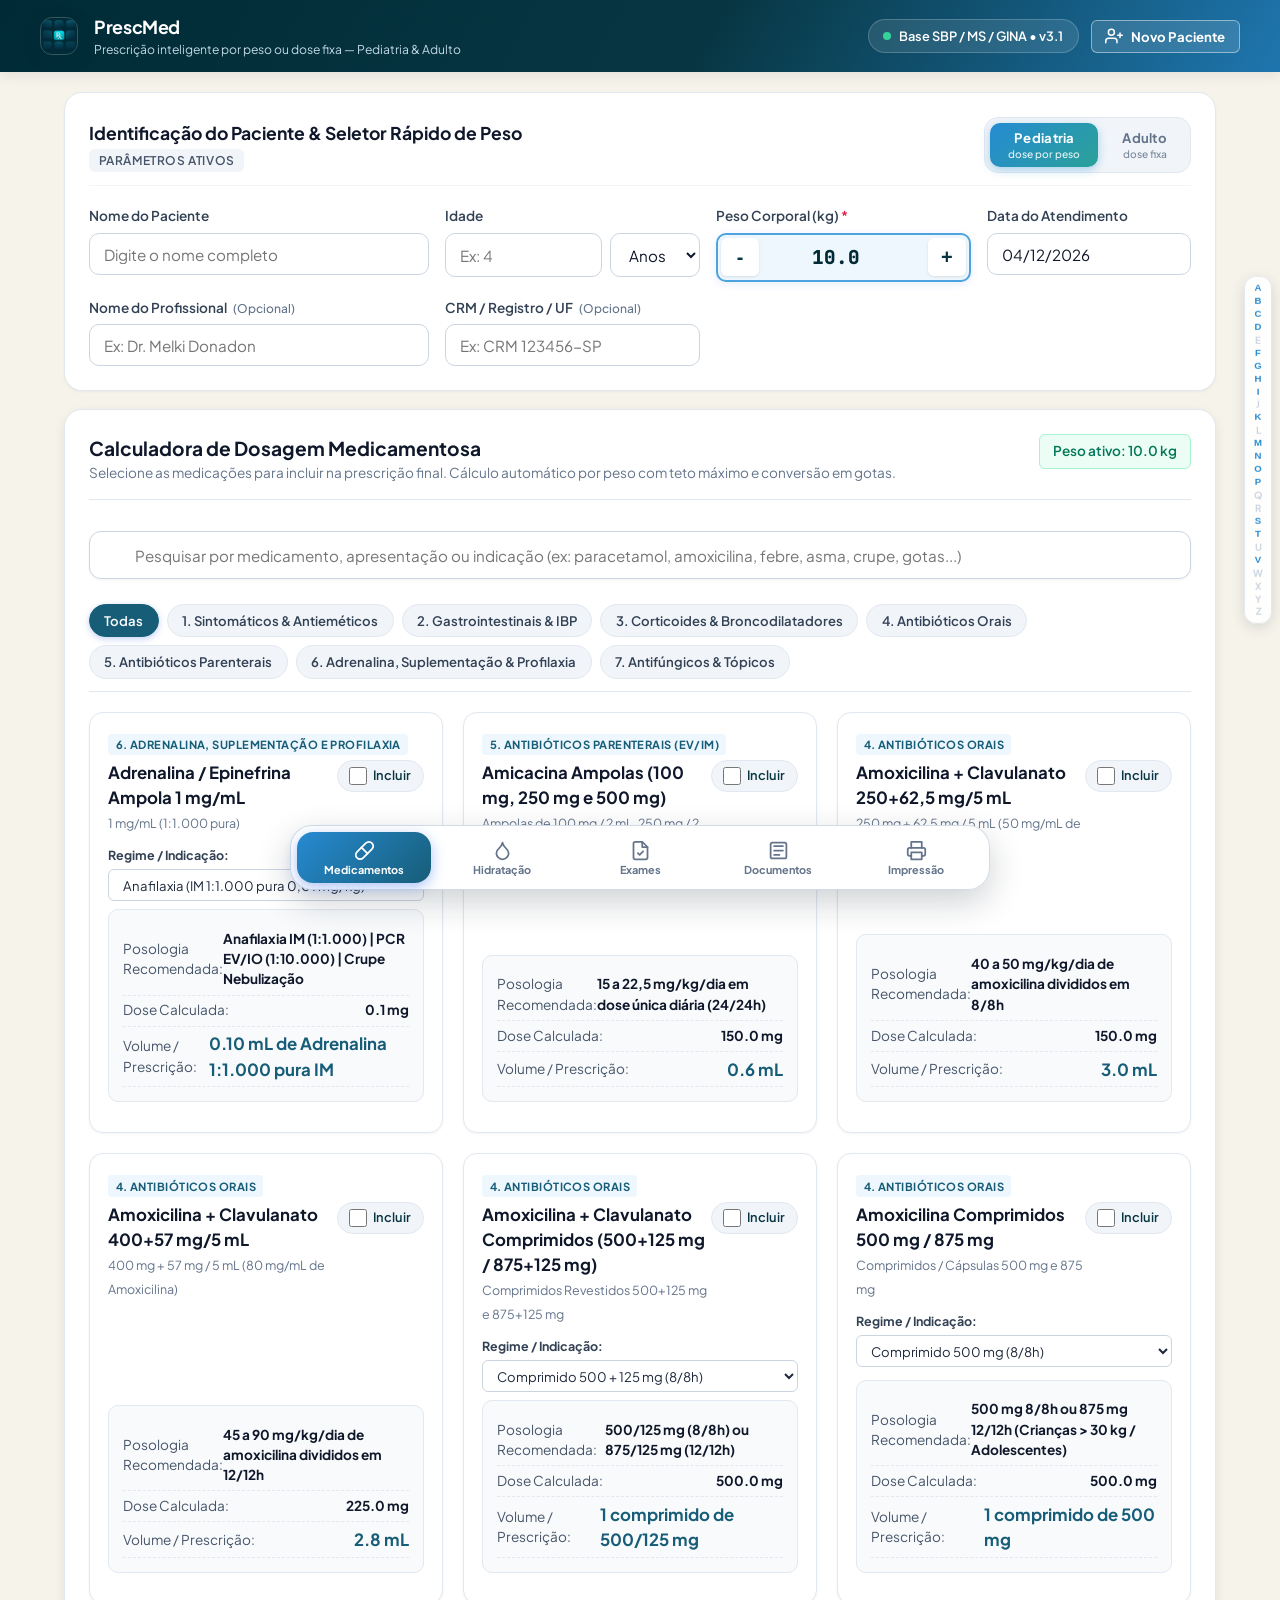
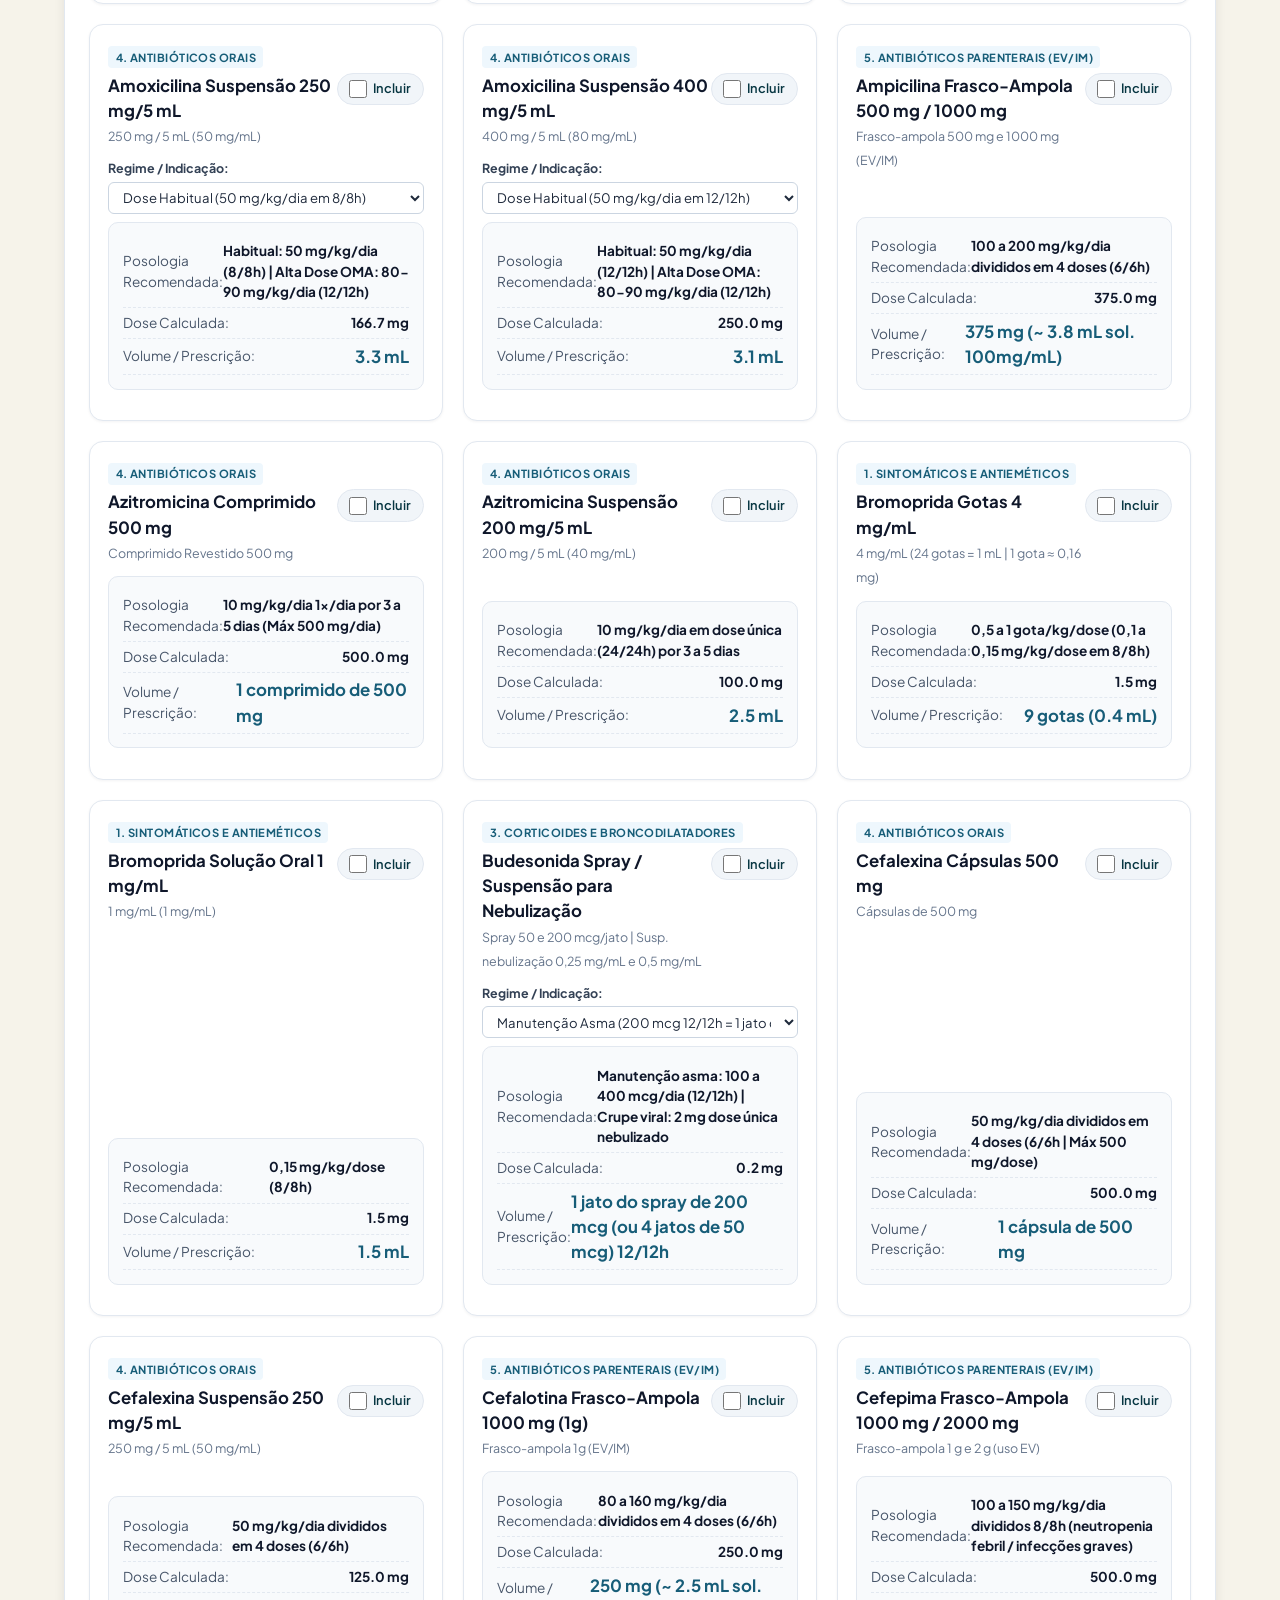
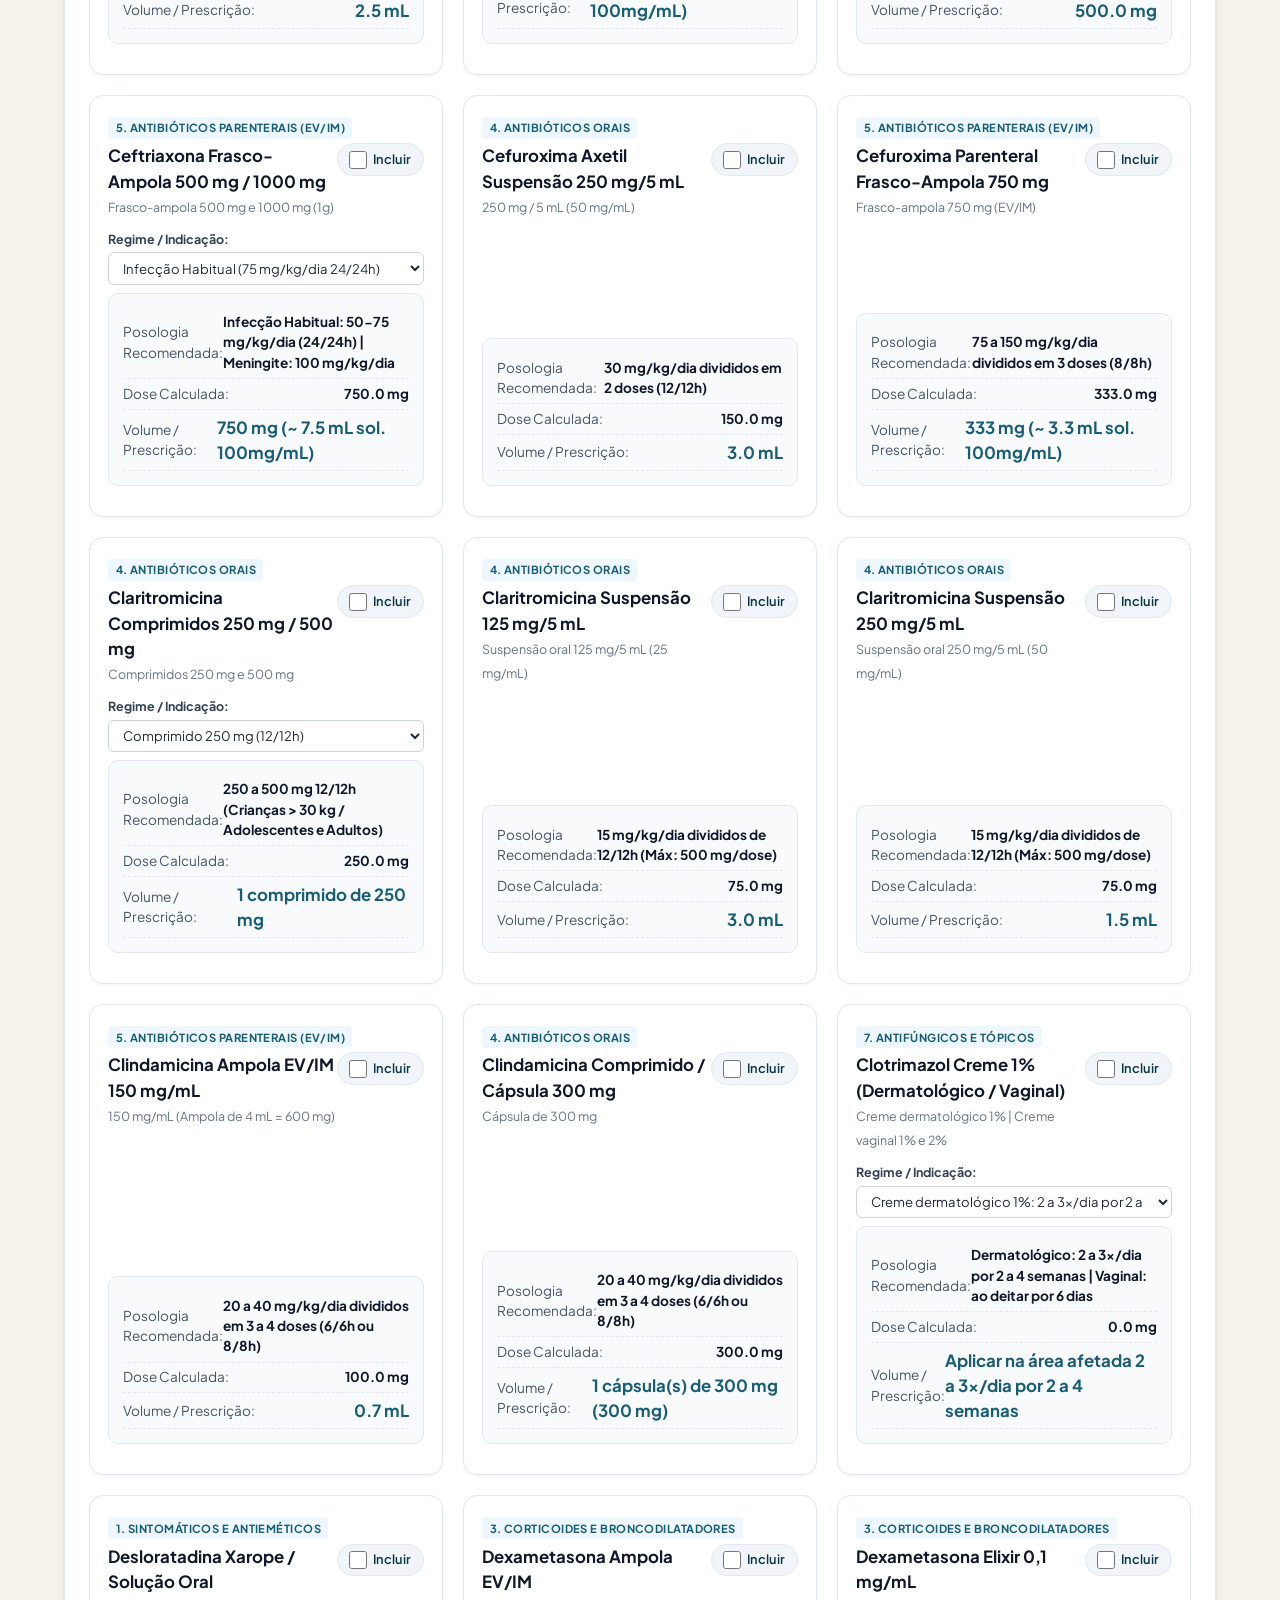
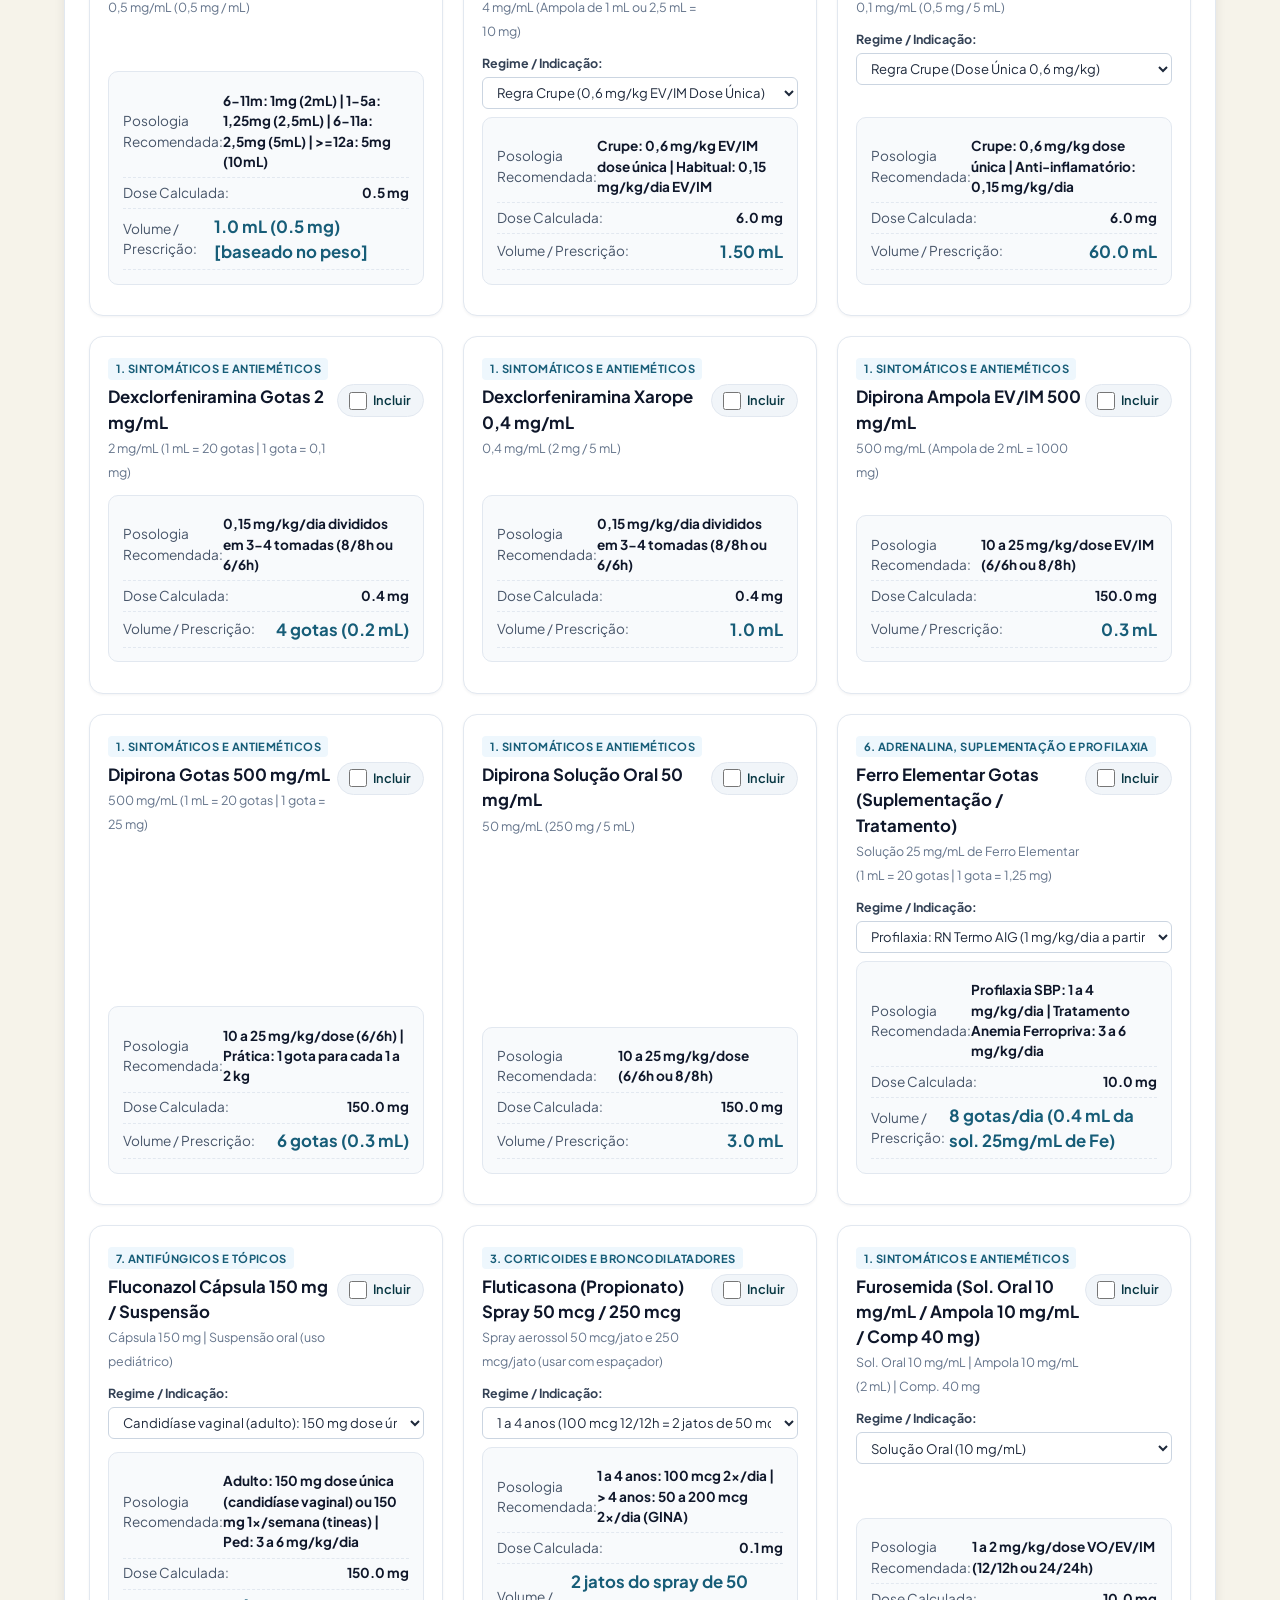
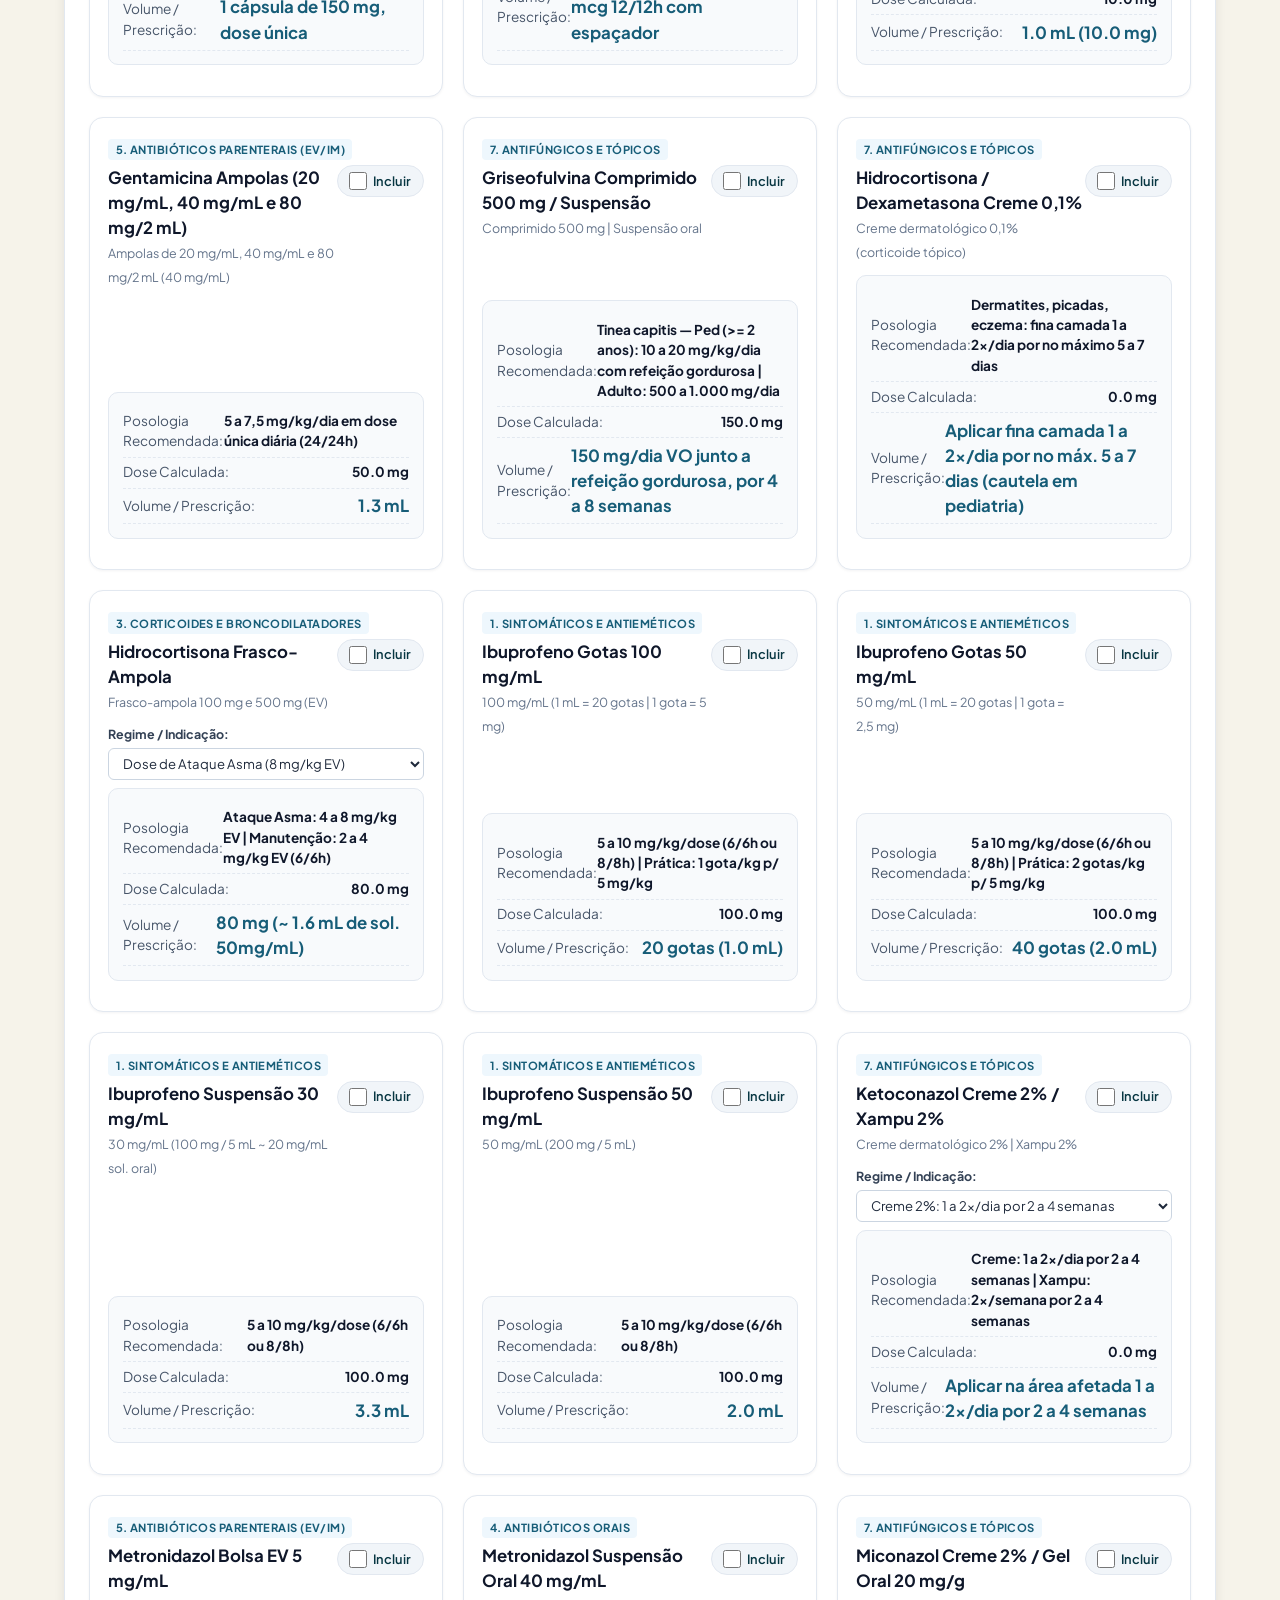
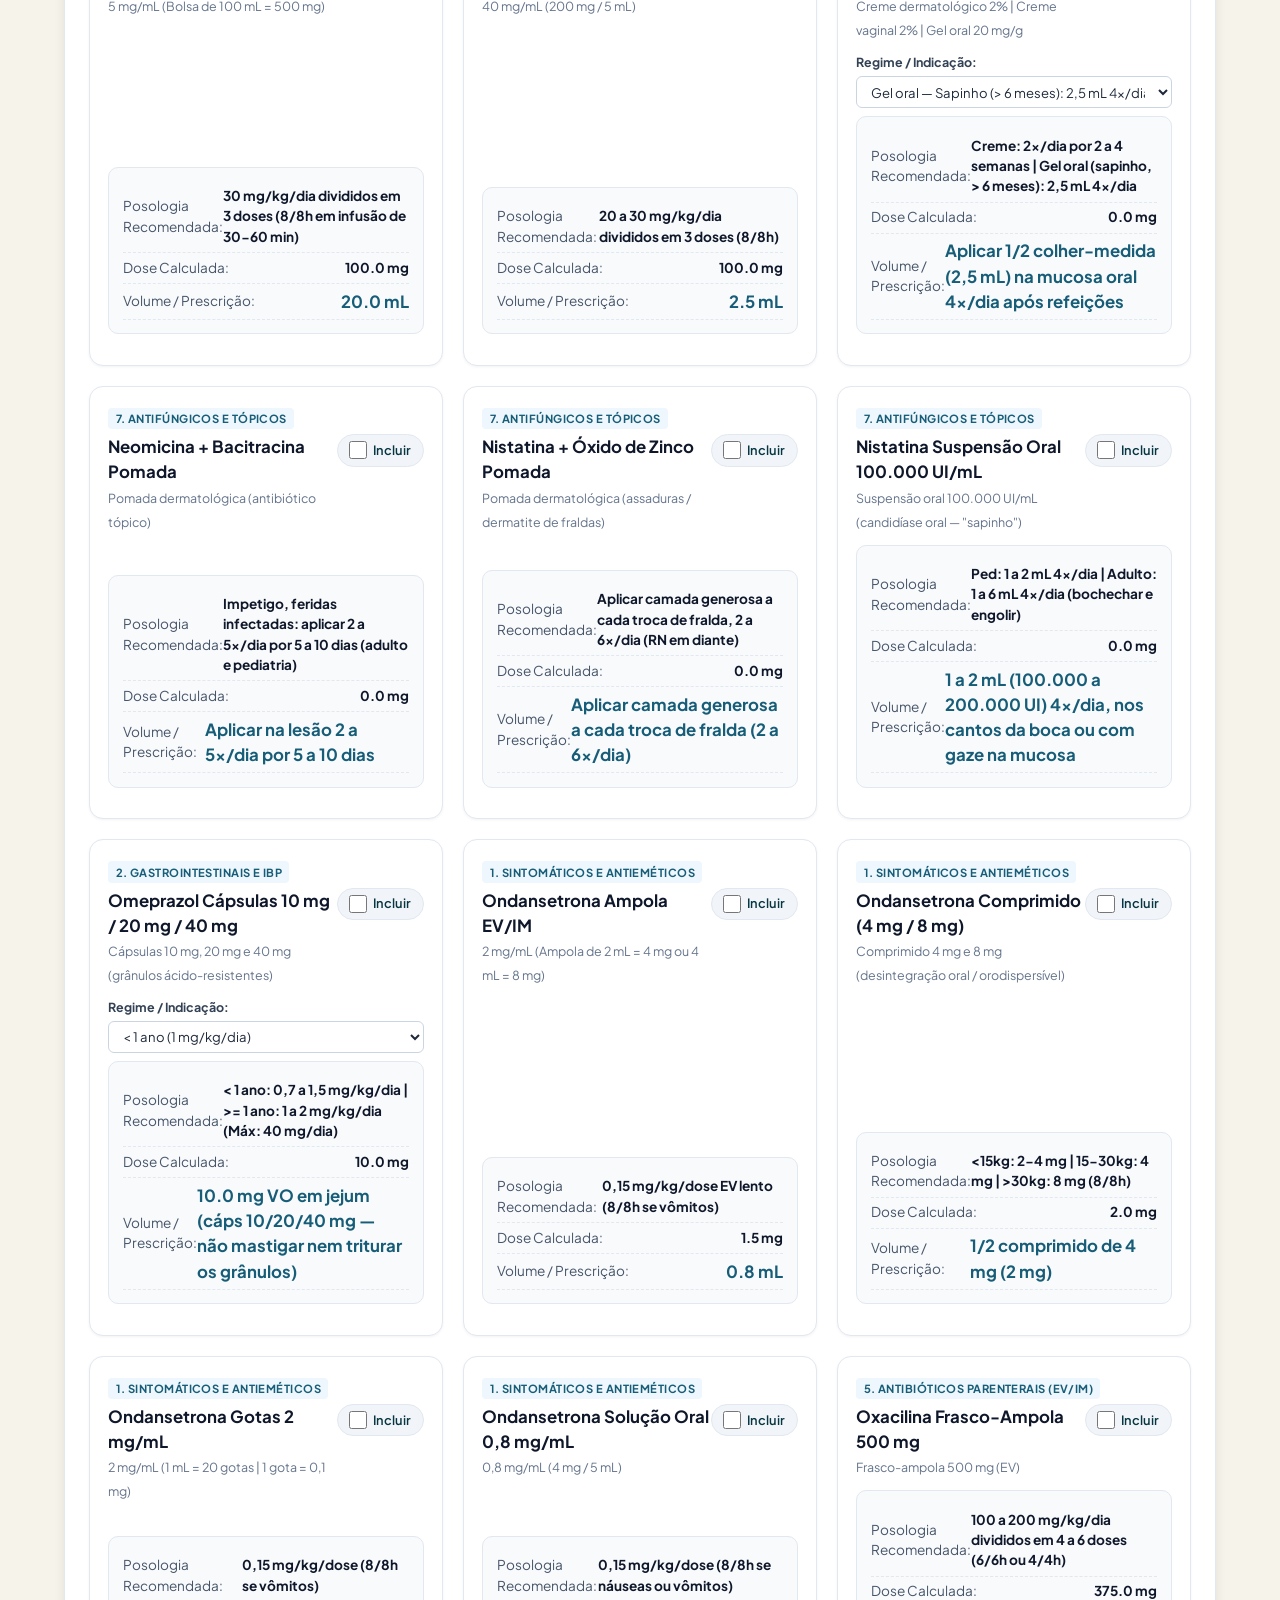
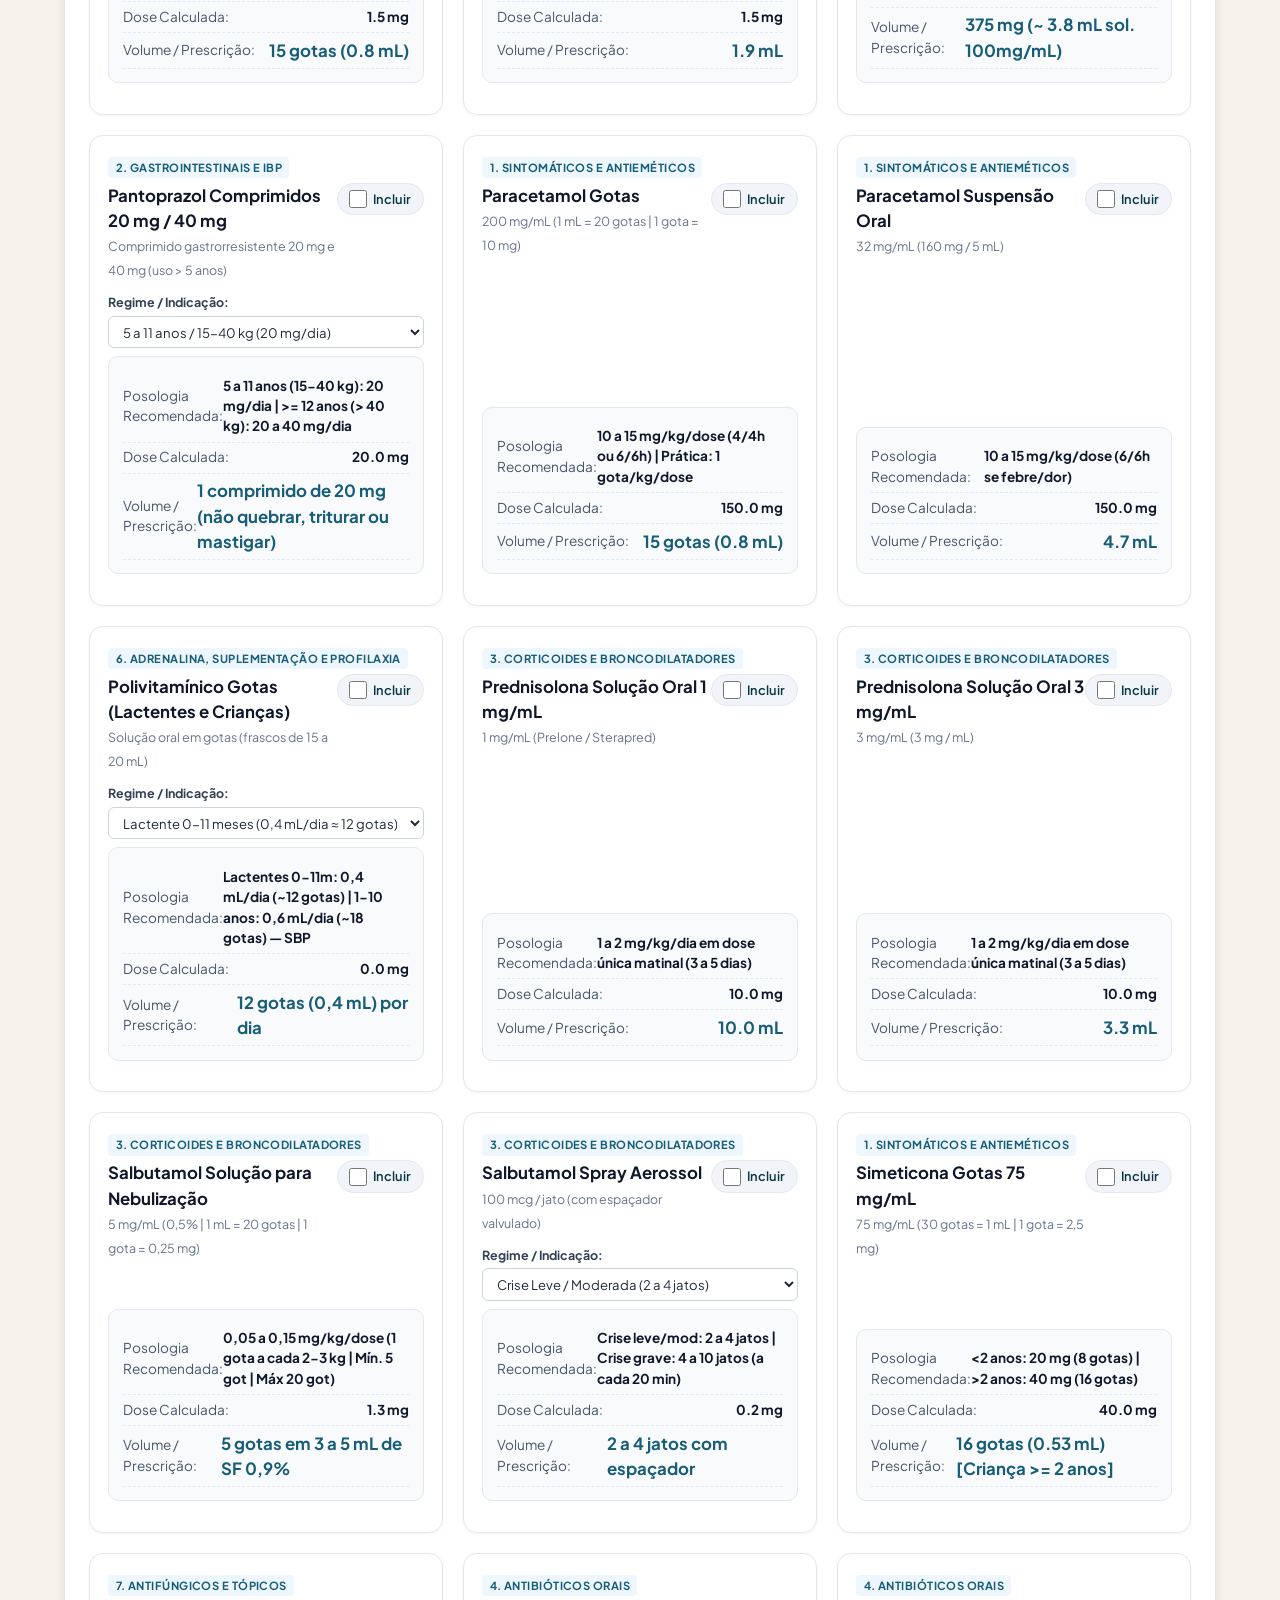
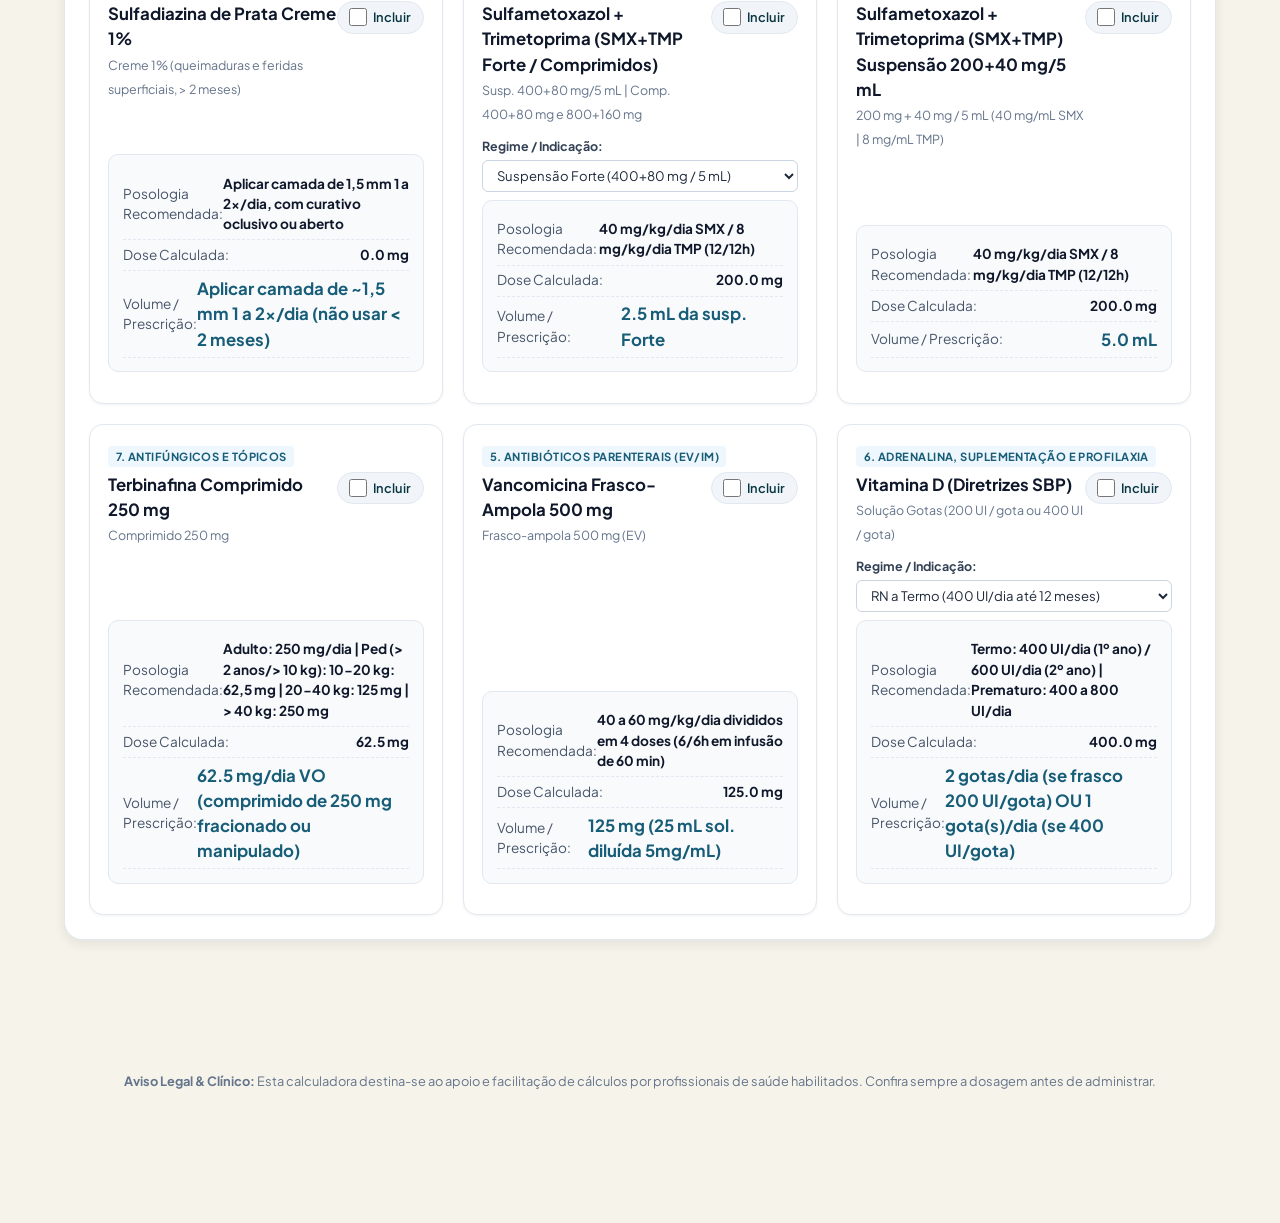
<file: index.html>
<!DOCTYPE html>
<html lang="pt-BR">
<head>
    <meta charset="UTF-8">
    <meta name="viewport" content="width=device-width, initial-scale=1.0, viewport-fit=cover">
    <meta name="description" content="Calculadora Médica Pediátrica Pro - Apoio à decisão clínica, dosagens por peso, conversão em gotas, hidratação, exames e atestado CFM.">
    <title>PrescMed — Prescrição Médica Inteligente | Pediatria & Adulto</title>
    <link rel="icon" type="image/png" href="logo.png">
    <!-- Google Fonts -->
    <link rel="preconnect" href="https://fonts.googleapis.com">
    <link rel="preconnect" href="https://fonts.gstatic.com" crossorigin>
    <link href="https://fonts.googleapis.com/css2?family=Plus+Jakarta+Sans:wght@400;500;600;700;800&family=JetBrains+Mono:wght@500;700;800&display=swap" rel="stylesheet">
    <!-- Estilos da Aplicação -->
    <link rel="stylesheet" href="styles.css">
</head>
<body>
    <!-- Cabeçalho Principal (Oculto na impressão) -->
    <header class="app-header no-print">
        <div class="header-container">
            <div class="brand">
                <div class="brand-icon brand-logo" aria-hidden="true">
                    <img src="logo.png" alt="PrescMed" width="44" height="44">
                </div>
                <div class="brand-text">
                    <h1>PrescMed</h1>
                    <p class="brand-subtitle">Prescrição inteligente por peso ou dose fixa — Pediatria & Adulto</p>
                </div>
            </div>
            <div class="header-actions">
                <div class="header-badge">
                    <span class="badge-dot"></span>
                    <span>Base SBP / MS / GINA • v3.1</span>
                </div>
                <button type="button" class="btn btn-sm btn-outline-danger btn-on-header" id="btn-novo-paciente-top" title="Iniciar novo atendimento zerado">
                    <svg xmlns="http://www.w3.org/2000/svg" viewBox="0 0 24 24" fill="none" stroke="currentColor" stroke-width="2" stroke-linecap="round" stroke-linejoin="round" class="btn-icon">
                        <path d="M16 21v-2a4 4 0 0 0-4-4H5a4 4 0 0 0-4 4v2"></path>
                        <circle cx="8.5" cy="7" r="4"></circle>
                        <line x1="20" y1="8" x2="20" y2="14"></line>
                        <line x1="23" y1="11" x2="17" y2="11"></line>
                    </svg>
                    Novo Paciente
                </button>
            </div>
        </div>
    </header>

    <!-- Conteúdo Principal -->
    <main class="main-layout no-print">
        <!-- Painel de Dados do Paciente -->
        <section class="patient-panel" aria-label="Dados do Paciente">
            <div class="panel-header">
                <div>
                    <h2>Identificação do Paciente & Seletor Rápido de Peso</h2>
                    <span class="panel-tag">Parâmetros Ativos</span>
                </div>
                <div class="mode-selector" role="radiogroup" aria-label="Modo de prescrição">
                    <label class="mode-option">
                        <input type="radio" name="modo-prescricao" value="ped" checked>
                        <strong>Pediatria</strong>
                        <span>dose por peso</span>
                    </label>
                    <label class="mode-option">
                        <input type="radio" name="modo-prescricao" value="adulto">
                        <strong>Adulto</strong>
                        <span>dose fixa</span>
                    </label>
                </div>
            </div>
            <div class="patient-form-grid">
                <div class="form-group">
                    <label for="paciente-nome">Nome do Paciente</label>
                    <input type="text" id="paciente-nome" placeholder="Digite o nome completo" autocomplete="off">
                </div>
                <div class="form-group">
                    <label for="paciente-idade">Idade</label>
                    <div class="input-with-select">
                        <input type="number" id="paciente-idade" min="0" max="18" placeholder="Ex: 4" step="1">
                        <select id="paciente-idade-unidade">
                            <option value="anos">Anos</option>
                            <option value="meses">Meses</option>
                        </select>
                    </div>
                </div>

                <!-- SELETOR DE PESO COM BOTÕES STEPPER (+ / -) -->
                <div class="form-group highlight-group">
                    <label for="paciente-peso">Peso Corporal (kg) <span class="required">*</span></label>
                    <div class="weight-stepper-container">
                        <button type="button" class="btn-stepper" id="btn-weight-minus" title="Diminuir 0,5 kg" aria-label="Diminuir peso em 0.5 kg">-</button>
                        <input type="number" id="paciente-peso" class="input-weight-stepper" min="0.5" max="120" placeholder="10.0" step="0.5" value="10.0" required>
                        <button type="button" class="btn-stepper" id="btn-weight-plus" title="Aumentar 0,5 kg" aria-label="Aumentar peso em 0.5 kg">+</button>
                    </div>
                </div>

                <div class="form-group">
                    <label for="paciente-data">Data do Atendimento</label>
                    <input type="text" id="paciente-data" readonly>
                </div>
                <div class="form-group">
                    <label for="profissional-nome">Nome do Profissional <span class="optional-tag">(Opcional)</span></label>
                    <input type="text" id="profissional-nome" placeholder="Ex: Dr. Melki Donadon" autocomplete="off">
                </div>
                <div class="form-group">
                    <label for="profissional-crm">CRM / Registro / UF <span class="optional-tag">(Opcional)</span></label>
                    <input type="text" id="profissional-crm" placeholder="Ex: CRM 123456-SP" autocomplete="off">
                </div>
            </div>
        </section>

        <!-- Conteúdo das Abas -->
        <div class="tab-content-container">
            <!-- ABA 1: MEDICAMENTOS -->
            <section id="painel-medicamentos" class="tab-panel active">
                <div class="panel-title-bar">
                    <div>
                        <h3>Calculadora de Dosagem Medicamentosa</h3>
                        <p>Selecione as medicações para incluir na prescrição final. Cálculo automático por peso com teto máximo e conversão em gotas.</p>
                    </div>
                    <div class="weight-status-indicator" id="weight-status-display">
                        Peso ativo: 10.0 kg
                    </div>
                </div>

                <!-- Barra de Pesquisa de Medicamentos (Live Search) — STICKY: acompanha a rolagem -->
                <div class="med-search-bar-wrapper">
                    <div class="med-search-box">
                        <svg xmlns="http://www.w3.org/2000/svg" width="18" height="18" viewBox="0 0 24 24" fill="none" stroke="currentColor" stroke-width="2" stroke-linecap="round" stroke-linejoin="round" class="search-icon">
                            <circle cx="11" cy="11" r="8"></circle>
                            <line x1="21" y1="21" x2="16.65" y2="16.65"></line>
                        </svg>
                        <input type="text" id="search-medication" placeholder="Pesquisar por medicamento, apresentação ou indicação (ex: paracetamol, amoxicilina, febre, asma, crupe, gotas...)" autocomplete="off">
                        <button type="button" id="btn-clear-search" class="btn-clear-search" style="display:none;" title="Limpar pesquisa">&times;</button>
                    </div>
                </div>

                <!-- Filtros por Categoria de Medicamentos -->
                <div class="med-category-filters" id="med-category-filters">
                    <button type="button" class="cat-btn active" data-category="todos">Todas</button>
                    <button type="button" class="cat-btn" data-category="sintomaticos">1. Sintomáticos & Antieméticos</button>
                    <button type="button" class="cat-btn" data-category="gastro">2. Gastrointestinais & IBP</button>
                    <button type="button" class="cat-btn" data-category="corticoides">3. Corticoides & Broncodilatadores</button>
                    <button type="button" class="cat-btn" data-category="orais">4. Antibióticos Orais</button>
                    <button type="button" class="cat-btn" data-category="parenterais">5. Antibióticos Parenterais</button>
                    <button type="button" class="cat-btn" data-category="suplementos">6. Adrenalina, Suplementação & Profilaxia</button>
                    <button type="button" class="cat-btn" data-category="antifungicos">7. Antifúngicos & Tópicos</button>
                    <button type="button" class="cat-btn" data-category="cardiovasculares" data-modo="adulto">8. Cardiovasculares</button>
                    <button type="button" class="cat-btn" data-category="antidiabeticos" data-modo="adulto">9. Antidiabéticos</button>
                    <button type="button" class="cat-btn" data-category="anticoncepcionais" data-modo="adulto">10. Anticoncepcionais</button>
                </div>

                <div class="medications-grid" id="grid-medicamentos">
                    <!-- Cards de medicamentos gerados dinamicamente via JS -->
                </div>

                <!-- Índice alfabético A–Z (navegação rápida) -->
                <div class="az-index no-print" id="az-index" aria-label="Índice alfabético de medicamentos"></div>
            </section>

            <!-- ABA 2: HIDRATAÇÃO -->
            <section id="painel-hidratacao" class="tab-panel">
                <div class="panel-title-bar">
                    <div>
                        <h3>Manejo Hídrico Pediátrico</h3>
                        <p>Manutenção segundo Holliday-Segar e hidratação guiada no Protocolo de Dengue (Ministério da Saúde).</p>
                    </div>
                </div>

                <div class="hydration-grid">
                    <!-- Card Holliday-Segar -->
                    <article class="hydration-card">
                        <div class="card-header">
                            <div class="card-title">
                                <span class="badge-tag">Regra Clássica</span>
                                <h4>Manutenção Hídrica (Holliday-Segar)</h4>
                            </div>
                            <label class="select-checkbox-label">
                                <input type="checkbox" id="chk-holliday" class="prescricao-check">
                                Incluir na Prescrição
                            </label>
                        </div>
                        <div class="card-body">
                            <div class="calc-results-row">
                                <div class="res-box primary">
                                    <span class="res-label">Volume Total (24h)</span>
                                    <span class="res-value" id="hs-volume-total">1000 mL/dia</span>
                                </div>
                                <div class="res-box">
                                    <span class="res-label">Taxa de Infusão</span>
                                    <span class="res-value" id="hs-taxa-mlh">41.7 mL/h</span>
                                </div>
                                <div class="res-box">
                                    <span class="res-label">Gotejamento</span>
                                    <span class="res-value" id="hs-gotejamento">13.9 got/min</span>
                                </div>
                            </div>
                            
                            <div class="electrolytes-box">
                                <h5>Esquema de Eletrólitos Sugerido (24 horas):</h5>
                                <ul class="electrolyte-list" id="hs-eletrolitos-lista">
                                    <li>Soro Glicosado 5%: <strong id="hs-sg">1000 mL</strong></li>
                                    <li>NaCl 20%: <strong id="hs-nacl">20.0 mL</strong> (2 mL por 100 mL de SG 5%)</li>
                                    <li>KCl 19,1%: <strong id="hs-kcl">10.0 mL</strong> (1 mL por 100 mL de SG 5%)</li>
                                </ul>
                            </div>
                        </div>
                    </article>

                    <!-- Card Protocolo Dengue -->
                    <article class="hydration-card dengue-card">
                        <div class="card-header">
                            <div class="card-title">
                                <span class="badge-tag alert">Protocolo Oficial MS</span>
                                <h4>Hidratação no Manejo da Dengue</h4>
                            </div>
                            <label class="select-checkbox-label">
                                <input type="checkbox" id="chk-dengue" class="prescricao-check">
                                Incluir na Prescrição
                            </label>
                        </div>
                        <div class="card-body">
                            <div class="dengue-group-selector">
                                <label class="radio-card">
                                    <input type="radio" name="dengue-grupo" value="A" checked>
                                    <div class="radio-content">
                                        <strong>Grupo A</strong>
                                        <small>Sem sinais de alarme (Ambiente domiciliar)</small>
                                    </div>
                                </label>
                                <label class="radio-card">
                                    <input type="radio" name="dengue-grupo" value="B">
                                    <div class="radio-content">
                                        <strong>Grupo B</strong>
                                        <small>Com risco/comorbidade (Leito de observação)</small>
                                    </div>
                                </label>
                                <label class="radio-card">
                                    <input type="radio" name="dengue-grupo" value="C">
                                    <div class="radio-content">
                                        <strong>Grupo C</strong>
                                        <small>Sinais de alarme (Expansão venosa)</small>
                                    </div>
                                </label>
                                <label class="radio-card">
                                    <input type="radio" name="dengue-grupo" value="D">
                                    <div class="radio-content">
                                        <strong>Grupo D</strong>
                                        <small>Sinais de choque (Emergência/UTI)</small>
                                    </div>
                                </label>
                            </div>

                            <div class="dengue-result-panel" id="dengue-resultado-box">
                                <h5 id="dengue-titulo-grupo">Grupo A - Hidratação Oral Domiciliar</h5>
                                <div class="dengue-metrics">
                                    <div class="res-box">
                                        <span class="res-label">Volume Total Padrão</span>
                                        <span class="res-value" id="dengue-volume-total">600 mL/dia</span>
                                    </div>
                                    <div class="res-box">
                                        <span class="res-label">SRO (Sais de Reidratação)</span>
                                        <span class="res-value" id="dengue-sro-vol">200 mL (1/3)</span>
                                    </div>
                                    <div class="res-box">
                                        <span class="res-label">Líquidos Caseiros</span>
                                        <span class="res-value" id="dengue-liquidos-vol">400 mL (2/3)</span>
                                    </div>
                                </div>
                                <p class="dengue-orientacao" id="dengue-orientacao-texto">
                                    Administrar 60 mL/kg/dia VO. Oferecer 1/3 em SRO e 2/3 em água, sucos e chás de forma contínua.
                                </p>
                            </div>
                        </div>
                    </article>
                </div>
            </section>

            <!-- ABA 3: SOLICITAÇÃO DE EXAMES -->
            <section id="painel-exames" class="tab-panel">
                <div class="panel-title-bar">
                    <div>
                        <h3>Solicitação de Exames</h3>
                        <p>Selecione os exames laboratoriais e de imagem frequentes ou especifique exames complementares.</p>
                    </div>
                </div>

                <div class="exames-container">
                    <div class="exames-card">
                        <div class="exames-section-header">
                            <span class="badge-tag">Checklist Clínico</span>
                            <h4>Exames Frequentes</h4>
                        </div>
                        <div class="exams-checkbox-grid">
                            <label class="exam-checkbox-card">
                                <input type="checkbox" id="chk-ex-hemograma" class="exam-check" value="Hemograma Completo">
                                <span class="exam-label-text">
                                    <strong>Hemograma Completo</strong>
                                    <small>Série vermelha, leucograma e plaquetas</small>
                                </span>
                            </label>
                            <label class="exam-checkbox-card">
                                <input type="checkbox" id="chk-ex-pcr" class="exam-check" value="PCR (Proteína C Reativa)">
                                <span class="exam-label-text">
                                    <strong>PCR Quantitativo</strong>
                                    <small>Proteína C Reativa quantitativa</small>
                                </span>
                            </label>
                            <label class="exam-checkbox-card">
                                <input type="checkbox" id="chk-ex-eas" class="exam-check" value="EAS (Urina I)">
                                <span class="exam-label-text">
                                    <strong>EAS (Urina I)</strong>
                                    <small>Elementos Anormais e Sedimento</small>
                                </span>
                            </label>
                            <label class="exam-checkbox-card">
                                <input type="checkbox" id="chk-ex-urocultura" class="exam-check" value="Urocultura com Antibiograma">
                                <span class="exam-label-text">
                                    <strong>Urocultura com Antibiograma</strong>
                                    <small>Com isolamento e sensibilidade</small>
                                </span>
                            </label>
                            <label class="exam-checkbox-card">
                                <input type="checkbox" id="chk-ex-epf" class="exam-check" value="EPF (Exame Parasitológico de Fezes)">
                                <span class="exam-label-text">
                                    <strong>EPF</strong>
                                    <small>Parasitológico de Fezes</small>
                                </span>
                            </label>
                            <label class="exam-checkbox-card">
                                <input type="checkbox" id="chk-ex-eletrolitos" class="exam-check" value="Eletrólitos (Na+ / K+)">
                                <span class="exam-label-text">
                                    <strong>Eletrólitos (Na+/K+)</strong>
                                    <small>Dosagem de Sódio e Potássio</small>
                                </span>
                            </label>
                            <label class="exam-checkbox-card">
                                <input type="checkbox" id="chk-ex-ureia-creatinina" class="exam-check" value="Ureia e Creatinina">
                                <span class="exam-label-text">
                                    <strong>Ureia / Creatinina</strong>
                                    <small>Avaliação de função renal</small>
                                </span>
                            </label>
                            <label class="exam-checkbox-card">
                                <input type="checkbox" id="chk-ex-glicemia" class="exam-check" value="Glicemia de Jejum">
                                <span class="exam-label-text">
                                    <strong>Glicemia</strong>
                                    <small>Dosagem de glicose sérica</small>
                                </span>
                            </label>
                            <label class="exam-checkbox-card">
                                <input type="checkbox" id="chk-ex-rx-torax" class="exam-check" value="Raio-X de Tórax (PA e Perfil)">
                                <span class="exam-label-text">
                                    <strong>Raio-X de Tórax</strong>
                                    <small>Incidências PA e Perfil</small>
                                </span>
                            </label>
                            <label class="exam-checkbox-card">
                                <input type="checkbox" id="chk-ex-rx-cavum" class="exam-check" value="Raio-X de Cavum">
                                <span class="exam-label-text">
                                    <strong>Raio-X de Cavum</strong>
                                    <small>Perfil da nasofaringe</small>
                                </span>
                            </label>
                            <label class="exam-checkbox-card">
                                <input type="checkbox" id="chk-ex-usg-abdome" class="exam-check" value="USG Abdome Total">
                                <span class="exam-label-text">
                                    <strong>USG Abdome Total</strong>
                                    <small>Ultrassonografia abdominal completa</small>
                                </span>
                            </label>
                        </div>

                        <div class="exames-text-inputs">
                            <div class="form-group">
                                <label for="exames-adicionais">Exames Adicionais / Outras Solicitações</label>
                                <textarea id="exames-adicionais" rows="3" placeholder="Digite outros exames específicos (ex: Sorologia para Dengue IgM/IgG, Gasometria Venosa, Ferritina, TSH...)"></textarea>
                            </div>
                            <div class="form-group">
                                <label for="exames-indicacao">Indicação Clínica / Hipótese Diagnóstica</label>
                                <textarea id="exames-indicacao" rows="3" placeholder="Insira a indicação clínica ou justificativa médica (ex: Quadro febril a esclarecer há 3 dias acompanhado de prostração e dor abdominal)"></textarea>
                            </div>
                        </div>

                        <div class="exames-actions-footer">
                            <button type="button" class="btn btn-secondary" id="btn-limpar-exames">Limpar Seleção de Exames</button>
                            <button type="button" class="btn btn-primary" id="btn-ir-impressao-exames">
                                Ver / Imprimir Solicitação de Exames
                            </button>
                        </div>
                    </div>
                </div>
            </section>

            <!-- ABA 4: ATESTADO MÉDICO (CONFORME CFM) -->
            <section id="painel-atestado" class="tab-panel">
                <div class="panel-title-bar">
                    <div>
                        <h3>Documentos Médicos</h3>
                        <p>Atestado médico em conformidade com o CFM. Em breve: encaminhamentos, declarações e outros documentos.</p>
                    </div>
                </div>

                <div class="atestado-container">
                    <div class="atestado-form-card">
                        <div class="atestado-section-header">
                            <span class="badge-tag">Resoluções CFM nº 1.658/2002 e 1.851/2008</span>
                            <h4>Parâmetros do Atestado</h4>
                        </div>

                        <!-- Opções de Finalidade -->
                        <div class="form-group">
                            <label>Finalidade do Afastamento <span class="required">*</span></label>
                            <div class="atestado-finalidade-selector">
                                <label class="radio-card">
                                    <input type="radio" name="atestado-finalidade" value="repouso" checked>
                                    <div class="radio-content">
                                        <strong>Repouso Médico do Paciente</strong>
                                        <small>Afastamento escolar/creche para tratamento e recuperação do paciente infantil.</small>
                                    </div>
                                </label>
                                <label class="radio-card">
                                    <input type="radio" name="atestado-finalidade" value="acompanhamento">
                                    <div class="radio-content">
                                        <strong>Acompanhamento pelo Responsável</strong>
                                        <small>Afastamento laboral do pai, mãe ou responsável legal para acompanhamento da criança.</small>
                                    </div>
                                </label>
                            </div>
                        </div>

                        <div class="atestado-inputs-grid">
                            <div class="form-group">
                                <label for="atestado-dias">Dias de Afastamento <span class="required">*</span></label>
                                <input type="number" id="atestado-dias" min="1" max="30" value="1" step="1">
                            </div>
                            <div class="form-group" id="group-atestado-responsavel">
                                <label for="atestado-responsavel">Nome do Responsável Acompanhante</label>
                                <input type="text" id="atestado-responsavel" placeholder="Ex: Maria das Dores (Mãe)" autocomplete="off">
                            </div>
                            <div class="form-group full-width">
                                <label for="atestado-cid">Código e Descrição do CID-10</label>
                                <input type="text" id="atestado-cid" placeholder="Ex: J06.9 (Infecção aguda das vias aéreas superiores)" autocomplete="off">
                            </div>
                        </div>

                        <!-- Checkbox Obrigatório do CID conforme CFM -->
                        <div class="cid-authorization-box">
                            <label class="checkbox-container cid-checkbox-highlight">
                                <input type="checkbox" id="chk-autoriza-cid">
                                <span class="checkbox-label-text">
                                    <strong>Autorizo a inclusão do CID-10 neste atestado</strong>
                                </span>
                            </label>
                            <p class="cid-help-text">
                                <svg xmlns="http://www.w3.org/2000/svg" width="16" height="16" viewBox="0 0 24 24" fill="none" stroke="currentColor" stroke-width="2">
                                    <circle cx="12" cy="12" r="10"/>
                                    <line x1="12" y1="16" x2="12" y2="12"/>
                                    <line x1="12" y1="8" x2="12.01" y2="8"/>
                                </svg>
                                <strong>Regra CFM:</strong> O código de diagnóstico (CID-10) somente será impresso no atestado mediante esta autorização expressa do paciente ou do seu responsável legal.
                            </p>
                        </div>

                        <div class="atestado-actions-footer">
                            <button type="button" class="btn btn-secondary" id="btn-limpar-atestado">Limpar Atestado</button>
                            <button type="button" class="btn btn-primary" id="btn-ir-impressao-atestado">
                                Ver / Imprimir Atestado Médico
                            </button>
                        </div>
                    </div>
                </div>
            </section>

            <!-- ABA 5: EXPORTADOR & IMPRESSÃO -->
            <section id="painel-exportador" class="tab-panel">
                <div class="panel-title-bar">
                    <div>
                        <h3>Pré-visualização e Emissão de Documentos</h3>
                        <p>Alterne entre a Receita, Solicitação de Exames ou Atestado Médico para visualização e impressão profissional em A4.</p>
                    </div>
                    <div class="export-actions">
                        <button type="button" class="btn btn-secondary" id="btn-limpar-prescricao" title="Desmarca medicações e reset de seleção do documento ativo">
                            <svg xmlns="http://www.w3.org/2000/svg" viewBox="0 0 24 24" fill="none" stroke="currentColor" stroke-width="2" stroke-linecap="round" stroke-linejoin="round" class="btn-icon">
                                <path d="M3 6h18"/>
                                <path d="M19 6v14c0 1-1 2-2 2H7c-1 0-2-1-2-2V6"/>
                                <path d="M8 6V4c0-1 1-2 2-2h4c1 0 2 1 2 2v2"/>
                            </svg>
                            Limpar Seleção
                        </button>
                        <button type="button" class="btn btn-secondary" id="btn-copiar-texto" title="Copiar texto formatado para o prontuário eletrônico">
                            <svg xmlns="http://www.w3.org/2000/svg" viewBox="0 0 24 24" fill="none" stroke="currentColor" stroke-width="2" stroke-linecap="round" stroke-linejoin="round" class="btn-icon">
                                <rect width="14" height="14" x="8" y="8" rx="2" ry="2"></rect>
                                <path d="M4 16c-1.1 0-2-.9-2-2V4c0-1.1.9-2 2-2h10c1.1 0 2 .9 2 2"></path>
                            </svg>
                            Copiar Texto (PEP)
                        </button>
                        <button type="button" class="btn btn-outline-danger" id="btn-novo-paciente" title="Reseta todos os dados do paciente e documentos para iniciar do zero">
                            <svg xmlns="http://www.w3.org/2000/svg" viewBox="0 0 24 24" fill="none" stroke="currentColor" stroke-width="2" stroke-linecap="round" stroke-linejoin="round" class="btn-icon">
                                <path d="M16 21v-2a4 4 0 0 0-4-4H5a4 4 0 0 0-4 4v2"/>
                                <circle cx="8.5" cy="7" r="4"/>
                                <line x1="20" y1="8" x2="20" y2="14"/>
                                <line x1="23" y1="11" x2="17" y2="11"/>
                            </svg>
                            Novo Paciente
                        </button>
                        <button type="button" class="btn btn-primary" id="btn-imprimir">
                            <svg xmlns="http://www.w3.org/2000/svg" viewBox="0 0 24 24" fill="none" stroke="currentColor" stroke-width="2" stroke-linecap="round" stroke-linejoin="round" class="btn-icon">
                                <polyline points="6 9 6 2 18 2 18 9"/>
                                <path d="M6 18H4a2 2 0 0 1-2-2v-5a2 2 0 0 1 2-2h16a2 2 0 0 1 2 2v5a2 2 0 0 1-2 2h-2"/>
                                <rect width="12" height="8" x="6" y="14"/>
                            </svg>
                            <span id="btn-imprimir-texto">Imprimir Documento (A4)</span>
                        </button>
                    </div>
                </div>

                <!-- Seletor de Tipo de Documento -->
                <div class="doc-type-selector-bar">
                    <span class="selector-label">Documento a Emitir:</span>
                    <div class="doc-type-pills">
                        <button type="button" class="doc-pill active" data-doc-type="receita">
                            <svg xmlns="http://www.w3.org/2000/svg" width="18" height="18" viewBox="0 0 24 24" fill="none" stroke="currentColor" stroke-width="2">
                                <path d="m10.5 20.5 10-10a4.95 4.95 0 1 0-7-7l-10 10a4.95 4.95 0 1 0 7 7Z"/>
                                <path d="m8.5 8.5 7 7"/>
                            </svg>
                            1. Receita / Prescrição
                        </button>
                        <button type="button" class="doc-pill" data-doc-type="exames">
                            <svg xmlns="http://www.w3.org/2000/svg" width="18" height="18" viewBox="0 0 24 24" fill="none" stroke="currentColor" stroke-width="2">
                                <path d="M14 2H6a2 2 0 0 1-2 2v16a2 2 0 0 0 2 2h12a2 2 0 0 0 2-2V8z"/>
                                <polyline points="14 2 14 8 20 8"/>
                                <path d="m9 15 2 2 4-4"/>
                            </svg>
                            2. Solicitação de Exames
                        </button>
                        <button type="button" class="doc-pill" data-doc-type="atestado">
                            <svg xmlns="http://www.w3.org/2000/svg" width="18" height="18" viewBox="0 0 24 24" fill="none" stroke="currentColor" stroke-width="2">
                                <rect width="18" height="18" x="3" y="3" rx="2"/>
                                <path d="M7 7h10"/>
                                <path d="M7 12h10"/>
                                <path d="M7 17h6"/>
                            </svg>
                            3. Atestado Médico (CFM)
                        </button>
                    </div>
                </div>

                <div class="prescription-preview-wrapper">
                    <div class="preview-paper" id="preview-paper-container">
                        <!-- Conteúdo dinâmico do documento gerado via JS -->
                    </div>
                </div>
            </section>
        </div>
    </main>

    <!-- Rodapé da Aplicação (Oculto na impressão) -->
    <footer class="app-footer no-print">
        <div class="footer-container">
            <p><strong>Aviso Legal & Clínico:</strong> Esta calculadora destina-se ao apoio e facilitação de cálculos por profissionais de saúde habilitados. Confira sempre a dosagem antes de administrar.</p>
        </div>
    </footer>

    <!-- NAVEGAÇÃO INFERIOR FIXA (Bottom Nav estilo app) -->
    <nav class="bottom-nav no-print" aria-label="Navegação de Módulos">
        <button type="button" class="tab-btn active" data-tab="medicamentos">
            <svg xmlns="http://www.w3.org/2000/svg" viewBox="0 0 24 24" fill="none" stroke="currentColor" stroke-width="2" stroke-linecap="round" stroke-linejoin="round" class="tab-icon">
                <path d="m10.5 20.5 10-10a4.95 4.95 0 1 0-7-7l-10 10a4.95 4.95 0 1 0 7 7Z"/>
                <path d="m8.5 8.5 7 7"/>
            </svg>
            <span class="nav-label">Medicamentos</span>
        </button>
        <button type="button" class="tab-btn" data-tab="hidratacao">
            <svg xmlns="http://www.w3.org/2000/svg" viewBox="0 0 24 24" fill="none" stroke="currentColor" stroke-width="2" stroke-linecap="round" stroke-linejoin="round" class="tab-icon">
                <path d="M12 22a7 7 0 0 0 7-7c0-2-1-3.9-3-5.5s-3.5-4-4-6.5c-.5 2.5-2 4.9-4 6.5C6 11.1 5 13 5 15a7 7 0 0 0 7 7z"/>
            </svg>
            <span class="nav-label">Hidratação</span>
        </button>
        <button type="button" class="tab-btn" data-tab="exames">
            <svg xmlns="http://www.w3.org/2000/svg" viewBox="0 0 24 24" fill="none" stroke="currentColor" stroke-width="2" stroke-linecap="round" stroke-linejoin="round" class="tab-icon">
                <path d="M14 2H6a2 2 0 0 0-2 2v16a2 2 0 0 0 2 2h12a2 2 0 0 0 2-2V8z"/>
                <polyline points="14 2 14 8 20 8"/>
                <path d="m9 15 2 2 4-4"/>
            </svg>
            <span class="nav-label">Exames</span>
        </button>
        <button type="button" class="tab-btn" data-tab="atestado">
            <svg xmlns="http://www.w3.org/2000/svg" viewBox="0 0 24 24" fill="none" stroke="currentColor" stroke-width="2" stroke-linecap="round" stroke-linejoin="round" class="tab-icon">
                <rect width="18" height="18" x="3" y="3" rx="2"/>
                <path d="M7 7h10"/>
                <path d="M7 12h10"/>
                <path d="M7 17h6"/>
            </svg>
            <span class="nav-label">Documentos</span>
        </button>
        <button type="button" class="tab-btn" data-tab="exportador">
            <svg xmlns="http://www.w3.org/2000/svg" viewBox="0 0 24 24" fill="none" stroke="currentColor" stroke-width="2" stroke-linecap="round" stroke-linejoin="round" class="tab-icon">
                <polyline points="6 9 6 2 18 2 18 9"/>
                <path d="M6 18H4a2 2 0 0 1-2-2v-5a2 2 0 0 1 2-2h16a2 2 0 0 1 2 2v5a2 2 0 0 1-2 2h-2"/>
                <rect width="12" height="8" x="6" y="14"/>
            </svg>
            <span class="nav-label">Impressão</span>
            <span class="nav-badge" id="nav-badge-emissao" hidden>0</span>
        </button>
    </nav>

    <!-- DOCUMENTO DE IMPRESSÃO A4 (Exibido apenas em @media print) -->
    <div id="secao-impressao" class="print-only-document">
        <!-- Estrutura dinamicamente alimentada via JS de acordo com documentoTipoAtivo -->
    </div>

    <!-- Script Principal -->
    <script src="script.js"></script>
    <!-- Melhorias de UX do Redesign v3.0 -->
    <script src="ui-enhancements.js"></script>
<script type="module" src="https://static.cloudflareinsights.com/beacon.min.js/v4513226cdae34746b4dedf0b4dfa099e1781791509496" integrity="sha512-ZE9pZaUXND66v380QUtch/5sE9tPFh2zg45pR2PB0CVkCtOREv2AJKkSidISWkysEuQ0EH8faUU5du78bx87UQ==" data-cf-beacon='{"version":"2024.11.0","token":"4655f3c58dd6497fb7ddb85b68480db7"}' crossorigin="anonymous"></script>
</body>
</html>
</file>
<file: styles.css>
/* ==========================================================================
   Calculadora Médica Pediátrica - Estilos Profissionais Clínicos
   ========================================================================== */

/* Variables / Design System */
:root {
    /* Família Solarized — azul #268bd2, ciano #2aa198, base escura #002b36 */
    --primary-900: #002b36;
    --primary-800: #073642;
    --primary-700: #175d78;
    --primary-600: #268bd2;
    --primary-500: #4da3dd;
    --primary-100: #d9ecfa;
    --primary-50:  #eef7fd;
    --cyan-600:    #2aa198;
    --cyan-500:    #41b3a9;

    --slate-900: #0f172a;
    --slate-800: #1e293b;
    --slate-700: #334155;
    --slate-600: #475569;
    --slate-500: #64748b;
    --slate-300: #cbd5e1;
    --slate-200: #e2e8f0;
    --slate-100: #f1f5f9;
    --slate-50:  #f8fafc;

    --emerald-700: #047857;
    --emerald-600: #059669;
    --emerald-50:  #ecfdf5;

    --amber-700: #b45309;
    --amber-600: #d97706;
    --amber-50:  #fffbeb;

    --rose-700: #be123c;
    --rose-600: #e11d48;
    --rose-50:  #fff1f2;

    --font-family: 'Plus Jakarta Sans', system-ui, -apple-system, BlinkMacSystemFont, 'Segoe UI', Roboto, sans-serif;

    --radius-sm: 6px;
    --radius-md: 10px;
    --radius-lg: 16px;
    --radius-xl: 24px;

    --shadow-sm: 0 1px 3px rgba(15, 23, 42, 0.05);
    --shadow-md: 0 4px 12px rgba(15, 23, 42, 0.08);
    --shadow-lg: 0 10px 25px rgba(15, 23, 42, 0.12);

    --transition: all 0.2s cubic-bezier(0.4, 0, 0.2, 1);
}

/* General Reset */
*, *::before, *::after {
    box-sizing: border-box;
    margin: 0;
    padding: 0;
}

html, body {
    max-width: 100vw;
    overflow-x: hidden;
    overflow-x: clip;
}

body {
    font-family: var(--font-family);
    background-color: #f6f3ea; /* creme solarizado suave */
    color: var(--slate-800);
    line-height: 1.5;
    -webkit-font-smoothing: antialiased;
}

/* Header */
.app-header {
    background: linear-gradient(135deg, var(--primary-900) 0%, var(--primary-800) 100%);
    color: #ffffff;
    padding: 1.5rem 2rem;
    box-shadow: var(--shadow-md);
}

.header-container {
    max-width: 1200px;
    margin: 0 auto;
    display: flex;
    justify-content: space-between;
    align-items: center;
}

.brand {
    display: flex;
    align-items: center;
    gap: 1rem;
}

.brand-icon {
    width: 44px;
    height: 44px;
    background: rgba(255, 255, 255, 0.15);
    backdrop-filter: blur(8px);
    border-radius: var(--radius-md);
    display: flex;
    align-items: center;
    justify-content: center;
    border: 1px solid rgba(255, 255, 255, 0.2);
}

.brand-icon svg {
    width: 26px;
    height: 26px;
    stroke: #ffffff;
}

.brand-text h1 {
    font-size: 1.4rem;
    font-weight: 700;
    letter-spacing: -0.02em;
}

.brand-subtitle {
    font-size: 0.85rem;
    color: var(--primary-100);
    opacity: 0.9;
}

.header-badge {
    display: flex;
    align-items: center;
    gap: 0.5rem;
    background: rgba(255, 255, 255, 0.1);
    padding: 0.4rem 0.9rem;
    border-radius: 999px;
    font-size: 0.8rem;
    font-weight: 600;
    border: 1px solid rgba(255, 255, 255, 0.2);
}

.badge-dot {
    width: 8px;
    height: 8px;
    background-color: #34d399;
    border-radius: 50%;
}

.header-actions {
    display: flex;
    align-items: center;
    gap: 0.75rem;
}

/* Layout Principal */
.main-layout {
    max-width: 1200px;
    margin: 2rem auto;
    padding: 0 1.5rem;
    display: flex;
    flex-direction: column;
    gap: 1.5rem;
}

/* Painel de Dados do Paciente */
.patient-panel {
    background: #ffffff;
    border-radius: var(--radius-lg);
    padding: 1.5rem;
    box-shadow: var(--shadow-sm);
    border: 1px solid var(--slate-200);
}

.panel-header {
    display: flex;
    justify-content: space-between;
    align-items: center;
    margin-bottom: 1.25rem;
    padding-bottom: 0.75rem;
    border-bottom: 1px solid var(--slate-100);
}

.panel-header h2 {
    font-size: 1.1rem;
    font-weight: 700;
    color: var(--slate-900);
}

.panel-tag {
    background-color: var(--slate-100);
    color: var(--slate-600);
    font-size: 0.75rem;
    font-weight: 600;
    padding: 0.25rem 0.6rem;
    border-radius: var(--radius-sm);
    text-transform: uppercase;
    letter-spacing: 0.05em;
}

.patient-form-grid {
    display: grid;
    grid-template-columns: 2fr 1.5fr 1.5fr 1.2fr;
    gap: 1rem;
}

.form-group {
    display: flex;
    flex-direction: column;
    gap: 0.4rem;
}

.form-group label {
    font-size: 0.85rem;
    font-weight: 600;
    color: var(--slate-700);
}

.form-group label .required {
    color: var(--rose-600);
}

.form-group input,
.form-group select {
    width: 100%;
    padding: 0.65rem 0.85rem;
    border-radius: var(--radius-md);
    border: 1px solid var(--slate-300);
    font-family: var(--font-family);
    font-size: 0.95rem;
    color: var(--slate-900);
    background-color: #ffffff;
    transition: var(--transition);
}

.form-group input:focus,
.form-group select:focus {
    outline: none;
    border-color: var(--primary-600);
    box-shadow: 0 0 0 3px rgba(37, 99, 235, 0.15);
}

.form-group.highlight-group input {
    background-color: var(--primary-50);
    border-color: var(--primary-500);
    font-weight: 700;
    color: var(--primary-900);
    font-size: 1.05rem;
}

/* Weight Stepper Controls (+ / -) */
.weight-stepper-container {
    display: flex;
    align-items: center;
    background-color: var(--primary-50);
    border: 2px solid var(--primary-500);
    border-radius: var(--radius-md);
    padding: 0.2rem;
    gap: 0.2rem;
    box-shadow: 0 2px 8px rgba(37, 99, 235, 0.12);
}

.btn-stepper {
    width: 38px;
    height: 38px;
    border: none;
    background: #ffffff;
    color: var(--primary-800);
    font-size: 1.25rem;
    font-weight: 800;
    border-radius: var(--radius-sm);
    cursor: pointer;
    display: flex;
    align-items: center;
    justify-content: center;
    box-shadow: 0 1px 3px rgba(15, 23, 42, 0.1);
    transition: var(--transition);
    user-select: none;
    flex-shrink: 0;
}

.btn-stepper:hover {
    background-color: var(--primary-600);
    color: #ffffff;
}

.btn-stepper:active {
    transform: scale(0.92);
}

.input-weight-stepper {
    border: none !important;
    background: transparent !important;
    text-align: center;
    font-family: 'JetBrains Mono', monospace !important;
    font-size: 1.2rem !important;
    font-weight: 800 !important;
    color: var(--primary-900) !important;
    box-shadow: none !important;
    padding: 0 !important;
    width: 100% !important;
}

/* Search Bar (Live Search) */
.med-search-bar-wrapper {
    margin-bottom: 1.25rem;
}

.med-search-box {
    position: relative;
    display: flex;
    align-items: center;
    width: 100%;
}

.med-search-box .search-icon {
    position: absolute;
    left: 1rem;
    stroke: var(--slate-400);
    pointer-events: none;
}

.med-search-box input {
    width: 100%;
    padding: 0.75rem 2.8rem 0.75rem 2.8rem;
    background: #ffffff;
    border: 1px solid var(--slate-300);
    border-radius: var(--radius-md);
    font-family: var(--font-family);
    font-size: 0.95rem;
    color: var(--slate-900);
    box-shadow: var(--shadow-sm);
    transition: var(--transition);
}

.med-search-box input:focus {
    outline: none;
    border-color: var(--primary-600);
    box-shadow: 0 0 0 3px rgba(37, 99, 235, 0.15);
}

.btn-clear-search {
    position: absolute;
    right: 0.8rem;
    background: none;
    border: none;
    font-size: 1.4rem;
    color: var(--slate-400);
    cursor: pointer;
    padding: 0.2rem 0.5rem;
    border-radius: 50%;
    transition: var(--transition);
}

.btn-clear-search:hover {
    color: var(--slate-700);
    background: var(--slate-100);
}

.input-with-select {
    display: flex;
    gap: 0.5rem;
}

.input-with-select input {
    flex: 1;
}

.input-with-select select {
    width: 90px;
}

/* Container de Abas */
.tab-content-container {
    background: #ffffff;
    border-radius: var(--radius-lg);
    padding: 1.5rem;
    border: 1px solid var(--slate-200);
    box-shadow: var(--shadow-sm);
    min-height: 450px;
}

.tab-panel {
    display: none;
}

.tab-panel.active {
    display: block;
    animation: fadeIn 0.25s ease-in-out;
}

@keyframes fadeIn {
    from { opacity: 0; transform: translateY(4px); }
    to { opacity: 1; transform: translateY(0); }
}

.panel-title-bar {
    display: flex;
    justify-content: space-between;
    align-items: flex-start;
    margin-bottom: 1.5rem;
    padding-bottom: 1rem;
    border-bottom: 1px solid var(--slate-200);
}

.panel-title-bar h3 {
    font-size: 1.2rem;
    font-weight: 700;
    color: var(--slate-900);
}

.panel-title-bar p {
    font-size: 0.85rem;
    color: var(--slate-500);
}

.weight-status-indicator {
    background-color: var(--amber-50);
    color: var(--amber-700);
    border: 1px solid #fef3c7;
    padding: 0.4rem 0.8rem;
    border-radius: var(--radius-sm);
    font-size: 0.85rem;
    font-weight: 600;
}

.weight-status-indicator.ready {
    background-color: var(--emerald-50);
    color: var(--emerald-700);
    border-color: #a7f3d0;
}

/* Filtros por Categoria de Medicamentos */
.med-category-filters {
    display: flex;
    flex-wrap: wrap;
    gap: 0.5rem;
    margin-bottom: 1.25rem;
    padding-bottom: 0.75rem;
    border-bottom: 1px solid var(--slate-200);
}

.cat-btn {
    background: var(--slate-100);
    color: var(--slate-700);
    border: 1px solid var(--slate-200);
    border-radius: 999px;
    padding: 0.45rem 0.9rem;
    font-family: var(--font-family);
    font-size: 0.82rem;
    font-weight: 600;
    cursor: pointer;
    transition: var(--transition);
}

.cat-btn:hover {
    background: var(--slate-200);
    color: var(--slate-900);
}

.cat-btn.active {
    background: var(--primary-700);
    color: #ffffff;
    border-color: var(--primary-700);
    box-shadow: 0 2px 6px rgba(29, 78, 216, 0.25);
}

.med-card-category-tag {
    font-size: 0.7rem;
    font-weight: 700;
    text-transform: uppercase;
    letter-spacing: 0.04em;
    color: var(--primary-700);
    background: var(--primary-50);
    padding: 0.15rem 0.45rem;
    border-radius: 4px;
    margin-bottom: 0.3rem;
    display: inline-block;
}

.med-option-selector {
    margin-top: 0.5rem;
    margin-bottom: 0.5rem;
}

.med-option-selector label {
    font-size: 0.78rem;
    font-weight: 700;
    color: var(--slate-700);
    display: block;
    margin-bottom: 0.25rem;
}

.med-option-select {
    width: 100%;
    padding: 0.35rem 0.6rem;
    font-size: 0.82rem;
    border-radius: var(--radius-sm);
    border: 1px solid var(--slate-300);
    background-color: #ffffff;
    font-family: var(--font-family);
    color: var(--slate-800);
}

/* Grid de Medicamentos */
.medications-grid {
    display: grid;
    grid-template-columns: repeat(auto-fill, minmax(350px, 1fr));
    gap: 1.25rem;
}

.med-card {
    background: var(--slate-50);
    border: 1px solid var(--slate-200);
    border-radius: var(--radius-md);
    padding: 1.15rem;
    display: flex;
    flex-direction: column;
    justify-content: space-between;
    transition: var(--transition);
}

.med-card:hover {
    border-color: var(--primary-500);
    box-shadow: var(--shadow-sm);
}

.med-card.selected {
    background: var(--primary-50);
    border-color: var(--primary-600);
}

.med-card-header {
    display: flex;
    justify-content: space-between;
    align-items: flex-start;
    margin-bottom: 0.75rem;
}

.med-info h4 {
    font-size: 1.05rem;
    font-weight: 700;
    color: var(--slate-900);
}

.med-sub {
    font-size: 0.78rem;
    color: var(--slate-500);
}

.select-checkbox-label {
    display: flex;
    align-items: center;
    gap: 0.4rem;
    font-size: 0.8rem;
    font-weight: 600;
    color: var(--primary-800);
    cursor: pointer;
    user-select: none;
}

.select-checkbox-label input[type="checkbox"] {
    width: 18px;
    height: 18px;
    accent-color: var(--primary-600);
    cursor: pointer;
}

.med-calc-box {
    background: #ffffff;
    border-radius: var(--radius-sm);
    padding: 0.85rem;
    border: 1px solid var(--slate-200);
    margin-bottom: 0.75rem;
}

.calc-row {
    display: flex;
    justify-content: space-between;
    align-items: center;
    padding: 0.3rem 0;
    font-size: 0.85rem;
}

.calc-row:not(:last-child) {
    border-bottom: 1px dashed var(--slate-200);
}

.calc-row .label {
    color: var(--slate-600);
}

.calc-row .value {
    font-weight: 700;
    color: var(--slate-900);
}

.calc-row .value.highlight {
    color: var(--primary-700);
    font-size: 1.05rem;
}

.max-cap-badge {
    display: none;
    align-items: center;
    gap: 0.4rem;
    background-color: var(--rose-50);
    color: var(--rose-700);
    border: 1px solid #fecdd3;
    padding: 0.35rem 0.6rem;
    border-radius: var(--radius-sm);
    font-size: 0.75rem;
    font-weight: 700;
    margin-top: 0.4rem;
}

.max-cap-badge.active {
    display: flex;
}

/* Hidratação & Dengue */
.hydration-grid {
    display: flex;
    flex-direction: column;
    gap: 1.5rem;
}

.hydration-card {
    background: var(--slate-50);
    border: 1px solid var(--slate-200);
    border-radius: var(--radius-md);
    padding: 1.25rem;
}

.hydration-card .card-header {
    display: flex;
    justify-content: space-between;
    align-items: center;
    margin-bottom: 1rem;
    padding-bottom: 0.5rem;
    border-bottom: 1px solid var(--slate-200);
}

.card-title {
    display: flex;
    align-items: center;
    gap: 0.75rem;
}

.card-title h4 {
    font-size: 1.1rem;
    font-weight: 700;
    color: var(--slate-900);
}

.badge-tag {
    background-color: var(--primary-100);
    color: var(--primary-800);
    font-size: 0.72rem;
    font-weight: 700;
    padding: 0.2rem 0.5rem;
    border-radius: var(--radius-sm);
    text-transform: uppercase;
}

.badge-tag.alert {
    background-color: var(--rose-50);
    color: var(--rose-700);
    border: 1px solid #fecdd3;
}

.calc-results-row {
    display: grid;
    grid-template-columns: repeat(3, 1fr);
    gap: 1rem;
    margin-bottom: 1rem;
}

.res-box {
    background: #ffffff;
    border: 1px solid var(--slate-200);
    border-radius: var(--radius-sm);
    padding: 0.75rem;
    display: flex;
    flex-direction: column;
}

.res-box.primary {
    background: var(--primary-50);
    border-color: var(--primary-500);
}

.res-label {
    font-size: 0.75rem;
    color: var(--slate-500);
    font-weight: 600;
    text-transform: uppercase;
}

.res-value {
    font-size: 1.15rem;
    font-weight: 700;
    color: var(--slate-900);
    margin-top: 0.2rem;
}

.res-box.primary .res-value {
    color: var(--primary-900);
}

.electrolytes-box {
    background: #ffffff;
    border-radius: var(--radius-sm);
    padding: 0.85rem;
    border: 1px solid var(--slate-200);
}

.electrolytes-box h5 {
    font-size: 0.85rem;
    font-weight: 700;
    color: var(--slate-700);
    margin-bottom: 0.5rem;
}

.electrolyte-list {
    list-style: none;
    font-size: 0.85rem;
    color: var(--slate-600);
    display: flex;
    flex-direction: column;
    gap: 0.3rem;
}

/* Dengue Selector */
.dengue-group-selector {
    display: grid;
    grid-template-columns: repeat(4, 1fr);
    gap: 0.75rem;
    margin-bottom: 1rem;
}

.radio-card {
    background: #ffffff;
    border: 1px solid var(--slate-200);
    border-radius: var(--radius-sm);
    padding: 0.75rem;
    cursor: pointer;
    display: flex;
    align-items: flex-start;
    gap: 0.5rem;
    transition: var(--transition);
}

.radio-card:hover {
    border-color: var(--primary-500);
}

.radio-card input[type="radio"] {
    accent-color: var(--primary-600);
    margin-top: 0.2rem;
}

.radio-content strong {
    display: block;
    font-size: 0.9rem;
    color: var(--slate-900);
}

.radio-content small {
    display: block;
    font-size: 0.72rem;
    color: var(--slate-500);
    line-height: 1.2;
}

.dengue-result-panel {
    background: #ffffff;
    border-radius: var(--radius-sm);
    padding: 1rem;
    border: 1px solid var(--slate-200);
}

.dengue-result-panel h5 {
    font-size: 0.95rem;
    font-weight: 700;
    color: var(--primary-900);
    margin-bottom: 0.75rem;
}

.dengue-metrics {
    display: grid;
    grid-template-columns: repeat(3, 1fr);
    gap: 0.75rem;
    margin-bottom: 0.75rem;
}

.dengue-orientacao {
    font-size: 0.85rem;
    background-color: var(--slate-100);
    padding: 0.6rem 0.8rem;
    border-radius: var(--radius-sm);
    color: var(--slate-700);
    border-left: 3px solid var(--primary-600);
}

/* Aba Exportador & Prescrição */
.export-actions {
    display: flex;
    gap: 0.75rem;
}

.btn {
    display: inline-flex;
    align-items: center;
    gap: 0.5rem;
    padding: 0.65rem 1.2rem;
    border-radius: var(--radius-md);
    font-family: var(--font-family);
    font-size: 0.9rem;
    font-weight: 700;
    cursor: pointer;
    border: none;
    transition: var(--transition);
}

.btn-primary {
    background-color: var(--primary-600);
    color: #ffffff;
    box-shadow: var(--shadow-sm);
}

.btn-primary:hover {
    background-color: var(--primary-700);
}

.btn-secondary {
    background-color: var(--slate-200);
    color: var(--slate-700);
}

.btn-secondary:hover {
    background-color: var(--slate-300);
}

.btn-outline-danger {
    background-color: transparent;
    color: var(--rose-700);
    border: 1px solid var(--rose-600);
}

.btn-outline-danger:hover {
    background-color: var(--rose-50);
    color: var(--rose-700);
    border-color: var(--rose-700);
}

.btn-sm {
    padding: 0.4rem 0.85rem;
    font-size: 0.825rem;
    border-radius: var(--radius-sm);
}

.optional-tag {
    font-size: 0.75rem;
    font-weight: 500;
    color: var(--slate-500);
    margin-left: 0.25rem;
}

.btn-icon {
    width: 18px;
    height: 18px;
}

/* Preview Paper */
.prescription-preview-wrapper {
    display: flex;
    justify-content: center;
    background-color: var(--slate-100);
    padding: 2rem;
    border-radius: var(--radius-md);
}

.preview-paper {
    background: #ffffff;
    width: 100%;
    max-width: 650px;
    min-height: 700px;
    padding: 2.5rem;
    box-shadow: var(--shadow-lg);
    border-radius: 4px;
    display: flex;
    flex-direction: column;
    justify-content: space-between;
}

.paper-header {
    text-align: center;
    border-bottom: 2px solid var(--slate-900);
    padding-bottom: 1rem;
    margin-bottom: 1.5rem;
}

.paper-header h4 {
    font-size: 1.3rem;
    font-weight: 800;
    color: var(--slate-900);
    letter-spacing: 0.05em;
}

.paper-header p {
    font-size: 0.85rem;
    color: var(--slate-600);
}

.paper-patient-info {
    display: grid;
    grid-template-columns: 2fr 1fr 1fr 1fr;
    gap: 0.5rem;
    background: var(--slate-50);
    padding: 0.85rem;
    border-radius: var(--radius-sm);
    border: 1px solid var(--slate-200);
    font-size: 0.85rem;
    margin-bottom: 1.5rem;
}

.paper-section {
    margin-bottom: 1.5rem;
}

.paper-section h5 {
    font-size: 0.95rem;
    font-weight: 700;
    color: var(--slate-900);
    border-bottom: 1px solid var(--slate-300);
    padding-bottom: 0.3rem;
    margin-bottom: 0.75rem;
}

.prescription-list {
    padding-left: 1.25rem;
    font-size: 0.9rem;
}

.prescription-list li {
    margin-bottom: 0.6rem;
    line-height: 1.4;
}

.empty-msg {
    color: var(--slate-400);
    font-style: italic;
    list-style-type: none;
}

.paper-signature-block {
    margin-top: 3rem;
    text-align: center;
}

.paper-prof-info {
    margin-bottom: 0.6rem;
    line-height: 1.3;
}

.paper-prof-name {
    font-size: 0.95rem;
    font-weight: 700;
    color: var(--slate-900);
}

.paper-prof-details {
    font-size: 0.825rem;
    color: var(--slate-600);
}

.signature-line {
    width: 250px;
    height: 1px;
    background-color: var(--slate-800);
    margin: 0 auto 0.5rem auto;
}

.doctor-name {
    font-size: 0.9rem;
    font-weight: 700;
    color: var(--slate-900);
}

.doctor-crm {
    font-size: 0.78rem;
    color: var(--slate-500);
}

/* Footer */
.app-footer {
    max-width: 1200px;
    margin: 0 auto 2rem auto;
    padding: 1rem 1.5rem;
    text-align: center;
    font-size: 0.8rem;
    color: var(--slate-500);
}

/* Print Only Document (Oculto na tela normal) */
.print-only-document {
    display: none;
}

/* ==========================================================================
   REGRAS DE IMPRESSÃO A4 (@media print)
   ========================================================================== */
@media print {
    @page {
        size: A4 portrait;
        margin: 15mm 20mm;
    }

    body {
        background: #ffffff !important;
        color: #000000 !important;
        font-family: Arial, sans-serif !important;
        font-size: 11pt !important;
    }

    /* Ocultar elementos da interface web */
    .no-print,
    .app-header,
    .main-layout,
    .app-footer,
    .bottom-nav,
    nav,
    button {
        display: none !important;
    }

    .print-only-document {
        display: block !important;
        width: 100%;
        height: 100%;
    }

    .print-header {
        display: flex;
        justify-content: space-between;
        align-items: flex-end;
        border-bottom: 2px solid #000000;
        padding-bottom: 10px;
        margin-bottom: 20px;
    }

    .clinic-info h2 {
        font-size: 16pt;
        font-weight: bold;
        text-transform: uppercase;
        margin-bottom: 3px;
    }

    .clinic-info p {
        font-size: 10pt;
        color: #333333;
    }

    .print-date {
        font-size: 10pt;
    }

    .print-patient-box {
        border: 1px solid #000000;
        padding: 10px;
        margin-bottom: 20px;
    }

    .patient-row {
        font-size: 11pt;
        margin-bottom: 5px;
    }

    .patient-row-inline {
        display: flex;
        gap: 30px;
        font-size: 11pt;
    }

    .item-label {
        font-weight: normal;
    }

    .print-content-section {
        margin-bottom: 25px;
    }

    .print-content-section h3 {
        font-size: 12pt;
        font-weight: bold;
        border-bottom: 1px solid #000000;
        padding-bottom: 3px;
        margin-bottom: 10px;
        text-transform: uppercase;
    }

    .print-items-list {
        padding-left: 20px;
        line-height: 1.6;
    }

    .print-items-list li {
        margin-bottom: 8px;
    }

    .print-hydration-box {
        font-size: 11pt;
        line-height: 1.5;
    }

    .print-footer-signature {
        position: fixed;
        bottom: 20mm;
        left: 0;
        right: 0;
        text-align: center;
    }

    .print-prof-info {
        margin-bottom: 6px;
        line-height: 1.3;
    }

    .print-prof-name {
        font-size: 11pt;
        font-weight: bold;
        color: #000000;
    }

    .print-prof-details {
        font-size: 10pt;
        color: #333333;
    }

    .signature-line-print {
        width: 300px;
        border-top: 1px solid #000000;
        margin: 0 auto 8px auto;
    }

    .signature-box p {
        font-size: 10pt;
        margin: 2px 0;
    }
}

/* Document Type Selector Bar em Exportar */
.doc-type-selector-bar {
    display: flex;
    align-items: center;
    gap: 1rem;
    background: #ffffff;
    padding: 0.85rem 1.25rem;
    border-radius: var(--radius-md);
    border: 1px solid var(--slate-200);
    margin-bottom: 1.5rem;
    box-shadow: var(--shadow-sm);
}

.selector-label {
    font-size: 0.9rem;
    font-weight: 700;
    color: var(--slate-700);
    white-space: nowrap;
}

.doc-type-pills {
    display: flex;
    gap: 0.5rem;
    flex-wrap: wrap;
}

.doc-pill {
    display: inline-flex;
    align-items: center;
    gap: 0.5rem;
    padding: 0.5rem 1rem;
    border-radius: var(--radius-md);
    background: var(--slate-100);
    color: var(--slate-700);
    border: 1px solid var(--slate-300);
    font-family: var(--font-family);
    font-size: 0.88rem;
    font-weight: 600;
    cursor: pointer;
    transition: var(--transition);
}

.doc-pill:hover {
    background: var(--primary-50);
    color: var(--primary-800);
    border-color: var(--primary-500);
}

.doc-pill.active {
    background: var(--primary-600);
    color: #ffffff;
    border-color: var(--primary-600);
    box-shadow: 0 2px 8px rgba(37, 99, 235, 0.25);
}

/* Módulo Solicitação de Exames */
.exames-container,
.atestado-container {
    display: flex;
    flex-direction: column;
    gap: 1.5rem;
}

.exames-card,
.atestado-form-card {
    background: #ffffff;
    border-radius: var(--radius-lg);
    padding: 1.5rem;
    border: 1px solid var(--slate-200);
    box-shadow: var(--shadow-sm);
}

.exames-section-header,
.atestado-section-header {
    display: flex;
    align-items: center;
    gap: 0.75rem;
    margin-bottom: 1.25rem;
    padding-bottom: 0.75rem;
    border-bottom: 1px solid var(--slate-100);
}

.exames-section-header h4,
.atestado-section-header h4 {
    font-size: 1.05rem;
    font-weight: 700;
    color: var(--slate-900);
}

.exams-checkbox-grid {
    display: grid;
    grid-template-columns: repeat(auto-fill, minmax(260px, 1fr));
    gap: 0.85rem;
    margin-bottom: 1.5rem;
}

.exam-checkbox-card {
    display: flex;
    align-items: flex-start;
    gap: 0.75rem;
    padding: 0.85rem;
    background-color: var(--slate-50);
    border: 1px solid var(--slate-200);
    border-radius: var(--radius-md);
    cursor: pointer;
    transition: var(--transition);
}

.exam-checkbox-card:hover {
    background-color: var(--primary-50);
    border-color: var(--primary-500);
}

.exam-checkbox-card input[type="checkbox"] {
    width: 18px;
    height: 18px;
    margin-top: 2px;
    accent-color: var(--primary-600);
    cursor: pointer;
}

.exam-label-text {
    display: flex;
    flex-direction: column;
}

.exam-label-text strong {
    font-size: 0.9rem;
    color: var(--slate-800);
}

.exam-label-text small {
    font-size: 0.78rem;
    color: var(--slate-500);
}

.exames-text-inputs {
    display: flex;
    flex-direction: column;
    gap: 1.25rem;
    margin-bottom: 1.5rem;
}

.exames-text-inputs textarea,
.atestado-inputs-grid textarea {
    width: 100%;
    padding: 0.75rem;
    border-radius: var(--radius-md);
    border: 1px solid var(--slate-300);
    font-family: var(--font-family);
    font-size: 0.92rem;
    color: var(--slate-900);
    resize: vertical;
    transition: var(--transition);
}

.exames-text-inputs textarea:focus,
.atestado-inputs-grid textarea:focus {
    outline: none;
    border-color: var(--primary-600);
    box-shadow: 0 0 0 3px rgba(37, 99, 235, 0.15);
}

.exames-actions-footer,
.atestado-actions-footer {
    display: flex;
    justify-content: flex-end;
    gap: 1rem;
    padding-top: 1rem;
    border-top: 1px solid var(--slate-100);
}

/* Módulo Atestado Médico */
.atestado-finalidade-selector {
    display: grid;
    grid-template-columns: 1fr 1fr;
    gap: 1rem;
    margin-top: 0.4rem;
}

.atestado-inputs-grid {
    display: grid;
    grid-template-columns: 1fr 2fr;
    gap: 1rem;
    margin-top: 1.25rem;
    margin-bottom: 1.25rem;
}

.atestado-inputs-grid .full-width {
    grid-column: 1 / -1;
}

.cid-authorization-box {
    background-color: #fefce8;
    border: 1px solid #fde047;
    border-left: 4px solid var(--amber-600);
    padding: 1rem 1.25rem;
    border-radius: var(--radius-md);
    margin-bottom: 1.5rem;
}

.cid-checkbox-highlight {
    display: flex;
    align-items: center;
    gap: 0.6rem;
    cursor: pointer;
    margin-bottom: 0.5rem;
}

.cid-checkbox-highlight input[type="checkbox"] {
    width: 20px;
    height: 20px;
    accent-color: var(--amber-600);
    cursor: pointer;
}

.checkbox-label-text strong {
    font-size: 0.95rem;
    color: var(--slate-900);
}

.cid-help-text {
    display: flex;
    align-items: center;
    gap: 0.4rem;
    font-size: 0.82rem;
    color: var(--amber-700);
    margin-top: 0.25rem;
}

.cid-help-text svg {
    flex-shrink: 0;
}

/* Estilos de Documentos de Impressão e Preview */
.atestado-preview-text {
    font-size: 1.05rem;
    line-height: 1.8;
    color: var(--slate-900);
    text-align: justify;
    margin: 2rem 0;
    padding: 1.5rem;
    background: #fafafa;
    border-left: 3px solid var(--primary-600);
    border-radius: var(--radius-sm);
}

.atestado-cid-tag {
    display: inline-block;
    background-color: var(--slate-100);
    border: 1px solid var(--slate-300);
    padding: 0.2rem 0.6rem;
    border-radius: var(--radius-sm);
    font-weight: 600;
    font-size: 0.9rem;
    color: var(--slate-800);
    margin-top: 1rem;
}

.exames-preview-list {
    margin: 1rem 0;
    padding-left: 1.5rem;
    line-height: 1.7;
}

.exames-preview-list li {
    font-size: 0.95rem;
    color: var(--slate-800);
    margin-bottom: 0.4rem;
}

.indicacao-clinica-box {
    margin-top: 1.5rem;
    padding: 0.85rem 1rem;
    background-color: var(--slate-50);
    border-radius: var(--radius-md);
    border: 1px dashed var(--slate-300);
}

.indicacao-clinica-box h6 {
    font-size: 0.85rem;
    font-weight: 700;
    text-transform: uppercase;
    color: var(--slate-600);
    margin-bottom: 0.3rem;
}

.indicacao-clinica-box p {
    font-size: 0.92rem;
    color: var(--slate-900);
}

/* Responsividade Mobile */
@media (max-width: 768px) {
    /* Layout & Containers Globais */
    html, body {
        max-width: 100vw;
        overflow-x: hidden;
    overflow-x: clip;
    }

    .main-layout,
    .header-container,
    .app-footer {
        width: 100%;
        max-width: 100%;
        margin: 10px auto;
        padding: 0 12px;
        box-sizing: border-box;
    }

    .patient-panel,
    .tab-content-container,
    .exames-card,
    .atestado-form-card {
        width: 100%;
        max-width: 100%;
        box-sizing: border-box;
        padding: 1.25rem 1rem;
    }

    /* Obrigatoriedade de 1 Coluna em Telas Pediátricas e Blocos de Dados (< 768px) */
    .patient-form-grid,
    .calc-results-row,
    .dengue-group-selector,
    .dengue-metrics,
    .atestado-finalidade-selector,
    .atestado-inputs-grid,
    .medications-grid,
    .exams-checkbox-grid,
    .paper-patient-info {
        display: grid;
        grid-template-columns: 1fr !important;
        width: 100%;
        gap: 1rem;
    }

    /* Formulários: Inputs, Seletores e Textareas com font-size: 16px para Prevenção de Auto-Zoom iOS/Android */
    input[type="text"],
    input[type="number"],
    input[type="date"],
    input[type="search"],
    select,
    textarea,
    .form-group input,
    .form-group select,
    .med-option-select,
    .exames-text-inputs textarea,
    .atestado-inputs-grid textarea {
        width: 100%;
        max-width: 100%;
        display: block;
        box-sizing: border-box;
        font-size: 16px !important;
        min-height: 44px;
        padding: 0.65rem 0.85rem;
    }

    .input-with-select {
        flex-direction: column;
        gap: 0.5rem;
        width: 100%;
    }

    .input-with-select select {
        width: 100%;
    }

    /* Filtros de Categoria com Rolagem Touch */
    .med-category-filters,
    .doc-type-pills {
        display: flex;
        flex-wrap: nowrap;
        overflow-x: auto;
        -webkit-overflow-scrolling: touch;
        touch-action: pan-x;
        scrollbar-width: none;
        gap: 0.5rem;
        justify-content: flex-start;
        width: 100%;
        max-width: 100%;
        padding: 0.35rem;
        box-sizing: border-box;
    }

    .med-category-filters::-webkit-scrollbar,
    .doc-type-pills::-webkit-scrollbar {
        display: none;
    }

    /* Botões de Filtros com Touch Target Mínimo (>= 44px) */
    .cat-btn,
    .doc-pill {
        width: auto;
        flex: 0 0 auto;
        white-space: nowrap;
        min-height: 44px;
        font-size: 0.9rem;
        padding: 0.6rem 1rem;
        display: inline-flex;
        align-items: center;
        justify-content: center;
        box-sizing: border-box;
    }

    /* Botões de Ação Principais: Largura Total e Mínimo 44px Touch Target */
    .btn,
    #btn-novo-paciente-top {
        width: 100%;
        box-sizing: border-box;
        font-size: 16px;
        min-height: 44px;
        padding: 12px 14px;
        text-align: center;
        justify-content: center;
    }

    .export-actions,
    .exames-actions-footer,
    .atestado-actions-footer,
    .doc-type-selector-bar {
        flex-direction: column;
        width: 100%;
        gap: 8px;
        align-items: stretch;
    }
}

/* Responsividade Específica para Smartphone Portrait (360px a 600px) */
@media (max-width: 600px) {
    .main-layout,
    .header-container,
    .app-footer {
        width: 100%;
        margin: 8px auto;
        padding: 0 10px;
    }

    .app-header {
        padding: 0.85rem 0.5rem;
    }

    .header-container {
        flex-direction: column;
        gap: 0.6rem;
        align-items: center;
        text-align: center;
    }

    .brand {
        flex-direction: row;
        align-items: center;
        text-align: left;
        gap: 0.75rem;
    }

    .brand-text h1 {
        font-size: clamp(1.1rem, 4.5vw, 1.3rem);
        line-height: 1.25;
    }

    .brand-subtitle {
        font-size: 0.78rem;
    }

    .header-badge {
        font-size: 0.75rem;
        padding: 0.3rem 0.7rem;
    }

    .panel-header {
        flex-direction: column;
        align-items: stretch;
        gap: 0.75rem;
    }

    .panel-title-bar {
        flex-direction: column;
        align-items: stretch;
        gap: 0.75rem;
    }

    .prescription-preview-wrapper,
    .preview-paper,
    .table-container,
    table,
    .electrolytes-box,
    .dengue-result-panel {
        overflow-x: auto;
        max-width: 100%;
        box-sizing: border-box;
    }

    .prescription-preview-wrapper {
        padding: 0.5rem;
    }

    .preview-paper {
        padding: 1rem 0.85rem;
        min-height: auto;
    }
}

/* Ajustes Finos de Layout para Telas Extra Pequenas (360px a 430px) */
@media (max-width: 430px) {
    .patient-panel,
    .tab-content-container,
    .exames-card,
    .atestado-form-card {
        padding: 1rem 0.75rem;
        border-radius: var(--radius-md);
    }

    .medications-grid {
        gap: 0.85rem;
    }

    .med-card {
        padding: 0.85rem 0.75rem;
    }

    .med-info h4 {
        font-size: 0.98rem;
    }

    .select-checkbox-label {
        min-height: 44px;
        font-size: 0.82rem;
        padding: 0.2rem 0;
    }

    .med-calc-box {
        padding: 0.65rem 0.75rem;
    }

    .calc-row {
        flex-wrap: wrap;
        gap: 0.2rem 0.4rem;
        padding: 0.35rem 0;
        justify-content: space-between;
        align-items: center;
    }

    .calc-row .label {
        font-size: 0.8rem;
    }

    .calc-row .value {
        font-size: 0.88rem;
    }

    .calc-row .value.highlight {
        font-size: 0.98rem;
    }

    .paper-header h4 {
        font-size: 1.1rem;
    }

    .paper-patient-info {
        grid-template-columns: 1fr !important;
        gap: 0.4rem;
        padding: 0.65rem;
        font-size: 0.8rem;
    }

    .prescription-list {
        padding-left: 1rem;
        font-size: 0.85rem;
    }

    .prescription-list li {
        margin-bottom: 0.5rem;
        line-height: 1.35;
    }

    .signature-line {
        width: 180px;
    }

    .calc-results-row,
    .dengue-metrics {
        gap: 0.6rem;
    }

    .res-box {
        padding: 0.6rem 0.75rem;
    }

    .res-label {
        font-size: 0.7rem;
    }

    .res-value {
        font-size: 1rem;
    }

    .radio-card {
        padding: 0.65rem 0.75rem;
        min-height: 44px;
    }
}

/* ==========================================================================
   REDESIGN v3.0 — Navegação Inferior Fixa (estilo app), Busca Sticky
   e Refinamento Visual Geral
   ========================================================================== */

/* ---------- Header mais enxuto e moderno ---------- */
.app-header {
    padding: 0.85rem 1.5rem;
    background: linear-gradient(120deg, #002b36 0%, var(--primary-800) 55%, var(--primary-600) 115%);
}

.brand-icon {
    width: 38px;
    height: 38px;
    border-radius: 12px;
}

.brand-icon svg {
    width: 22px;
    height: 22px;
}

.brand-text h1 {
    font-size: 1.12rem;
}

.brand-subtitle {
    font-size: 0.76rem;
}

/* Botão "Novo Paciente" legível sobre o header azul */
.btn-on-header {
    background: rgba(255, 255, 255, 0.12);
    color: #ffffff;
    border-color: rgba(255, 255, 255, 0.45);
    width: auto !important;
}

.btn-on-header:hover {
    background: rgba(255, 255, 255, 0.22);
    color: #ffffff;
    border-color: #ffffff;
}

/* Espaço extra no fim da página para o conteúdo não ficar atrás do menu */
.main-layout {
    margin: 1.25rem auto;
    gap: 1.1rem;
    padding-bottom: calc(96px + env(safe-area-inset-bottom, 0px));
}

.app-footer {
    padding-bottom: calc(100px + env(safe-area-inset-bottom, 0px));
}

/* ---------- NAVEGAÇÃO INFERIOR FIXA (Dock estilo app) ---------- */
.bottom-nav {
    position: fixed;
    left: 50%;
    bottom: calc(10px + env(safe-area-inset-bottom, 0px));
    transform: translateX(-50%);
    width: min(700px, calc(100% - 20px));
    z-index: 1000;
    display: flex;
    gap: 4px;
    background: rgba(255, 255, 255, 0.94);
    backdrop-filter: blur(16px) saturate(1.4);
    -webkit-backdrop-filter: blur(16px) saturate(1.4);
    border: 1px solid rgba(203, 213, 225, 0.85);
    border-radius: 22px;
    padding: 6px;
    box-shadow: 0 12px 34px rgba(15, 23, 42, 0.20);
}

.bottom-nav .tab-btn {
    flex: 1;
    display: flex;
    flex-direction: column;
    align-items: center;
    justify-content: center;
    gap: 3px;
    padding: 8px 4px 7px;
    border: none;
    border-radius: 16px;
    background: transparent;
    font-family: var(--font-family);
    font-size: 0.68rem;
    font-weight: 700;
    line-height: 1.1;
    color: var(--slate-500);
    cursor: pointer;
    position: relative;
    transition: var(--transition);
    min-width: 0;
    width: auto;
    min-height: 0;
    white-space: normal;
}

.bottom-nav .tab-btn .tab-icon {
    width: 21px;
    height: 21px;
    flex-shrink: 0;
}

.bottom-nav .tab-btn .nav-label {
    display: block;
    max-width: 100%;
    overflow: hidden;
    text-overflow: ellipsis;
    white-space: nowrap;
}

.bottom-nav .tab-btn:hover {
    color: var(--primary-700);
    background: var(--primary-50);
}

.bottom-nav .tab-btn.active {
    background: linear-gradient(135deg, var(--primary-600) 0%, var(--primary-700) 100%);
    color: #ffffff;
    box-shadow: 0 4px 14px rgba(37, 99, 235, 0.38);
}

/* Badge contador de itens selecionados (aba Impressão) */
.nav-badge {
    position: absolute;
    top: 1px;
    right: calc(50% - 26px);
    min-width: 17px;
    height: 17px;
    padding: 0 4px;
    border-radius: 999px;
    background: var(--rose-600);
    color: #ffffff;
    font-size: 0.62rem;
    font-weight: 800;
    display: flex;
    align-items: center;
    justify-content: center;
    box-shadow: 0 2px 6px rgba(225, 29, 72, 0.45);
    pointer-events: none;
}

.bottom-nav .tab-btn.active .nav-badge {
    background: #ffffff;
    color: var(--primary-700);
}

/* O atributo hidden precisa vencer o display:flex do badge */
.nav-badge[hidden] {
    display: none !important;
}

/* ---------- BARRA DE PESQUISA STICKY (acompanha a rolagem) ---------- */
.med-search-bar-wrapper {
    position: sticky;
    top: 8px;
    z-index: 500;
    margin: 0 -6px 1.1rem;
    padding: 7px 6px;
    background: rgba(255, 255, 255, 0.88);
    backdrop-filter: blur(12px);
    -webkit-backdrop-filter: blur(12px);
    border-radius: 16px;
    transition: box-shadow 0.25s ease;
}

.med-search-bar-wrapper.is-stuck {
    box-shadow: 0 10px 28px rgba(15, 23, 42, 0.14);
}

.med-search-box input {
    border-radius: 12px;
    padding-top: 0.85rem;
    padding-bottom: 0.85rem;
    border-width: 1.5px;
}

/* ---------- Cards de medicamentos: mais bonitos e com afordância clara ---------- */
.med-card {
    background: #ffffff;
    border: 1.5px solid var(--slate-200);
    border-radius: 14px;
    box-shadow: var(--shadow-sm);
}

.med-card:hover {
    transform: translateY(-2px);
    box-shadow: var(--shadow-md);
    border-color: var(--primary-500);
}

.med-card.selected {
    background: linear-gradient(180deg, var(--primary-50) 0%, #ffffff 90%);
    border-color: var(--primary-600);
    box-shadow: 0 6px 20px rgba(37, 99, 235, 0.15);
}

/* "Incluir" em formato de pílula — mais intuitivo que checkbox solto */
.select-checkbox-label {
    background: var(--slate-100);
    border: 1.5px solid var(--slate-200);
    padding: 0.35rem 0.7rem;
    border-radius: 999px;
    transition: var(--transition);
    flex-shrink: 0;
}

.select-checkbox-label:hover {
    background: var(--primary-50);
    border-color: var(--primary-500);
}

.select-checkbox-label:has(input[type="checkbox"]:checked) {
    background: var(--primary-600);
    border-color: var(--primary-600);
    color: #ffffff;
}

.select-checkbox-label:has(input[type="checkbox"]:checked) input[type="checkbox"] {
    accent-color: var(--primary-800);
}

/* ---------- Botões principais com gradiente ---------- */
.btn-primary {
    background: linear-gradient(135deg, var(--primary-600) 0%, var(--primary-700) 100%);
    box-shadow: 0 4px 14px rgba(37, 99, 235, 0.28);
}

.btn-primary:hover {
    background: linear-gradient(135deg, var(--primary-700) 0%, var(--primary-800) 100%);
    transform: translateY(-1px);
    box-shadow: 0 6px 18px rgba(37, 99, 235, 0.36);
}

/* ---------- Refinos gerais de containers ---------- */
.patient-panel,
.tab-content-container,
.exames-card,
.atestado-form-card {
    border-radius: 18px;
}

.tab-content-container {
    box-shadow: var(--shadow-md);
}

.hydration-card {
    border-radius: 14px;
    background: #ffffff;
    box-shadow: var(--shadow-sm);
}

.med-calc-box {
    border-radius: 10px;
    background: var(--slate-50);
}

/* ---------- Ajustes mobile do dock ---------- */
@media (max-width: 768px) {
    .bottom-nav {
        width: calc(100% - 14px);
        border-radius: 18px;
        bottom: calc(8px + env(safe-area-inset-bottom, 0px));
        padding: 5px;
        gap: 2px;
    }

    .bottom-nav .tab-btn {
        font-size: 0.6rem;
        padding: 7px 2px 6px;
        border-radius: 13px;
    }

    .bottom-nav .tab-btn .tab-icon {
        width: 20px;
        height: 20px;
    }

    .header-badge {
        display: none;
    }

    /* No mobile, o botão de Novo Paciente no header fica compacto */
    .btn-on-header {
        width: auto !important;
        min-height: 40px;
        font-size: 0.85rem;
        padding: 8px 12px;
    }
}

@media (max-width: 400px) {
    .bottom-nav .tab-btn .nav-label {
        font-size: 0.56rem;
    }
}


/* ==========================================================================
   PRESCMED v3.1 — Seletor Pediatria/Adulto, toggle por-peso, logo
   ========================================================================== */
.brand-logo {
    background: transparent !important;
    padding: 0;
    overflow: hidden;
    border-radius: 12px;
    box-shadow: 0 4px 14px rgba(0, 43, 54, 0.35);
}
.brand-logo img {
    display: block;
    width: 44px;
    height: 44px;
    border-radius: 12px;
    object-fit: cover;
}

/* Seletor de modo de prescrição (segmented control) */
.mode-selector {
    display: flex;
    gap: 6px;
    background: var(--slate-100);
    border: 1px solid var(--slate-200);
    border-radius: 14px;
    padding: 5px;
}
.mode-option {
    display: flex;
    flex-direction: column;
    align-items: center;
    gap: 1px;
    padding: 7px 18px;
    border-radius: 10px;
    cursor: pointer;
    color: var(--slate-500);
    transition: all 0.25s ease;
    user-select: none;
    line-height: 1.25;
}
.mode-option input { position: absolute; opacity: 0; pointer-events: none; }
.mode-option strong { font-size: 0.82rem; font-weight: 700; letter-spacing: 0.02em; }
.mode-option span { font-size: 0.64rem; font-weight: 500; opacity: 0.85; }
.mode-option:hover { color: var(--primary-700); }
.mode-option:has(input:checked) {
    background: linear-gradient(135deg, var(--primary-600) 0%, var(--cyan-600) 100%);
    color: #ffffff;
    box-shadow: 0 3px 10px rgba(38, 139, 210, 0.35);
}
.mode-option:has(input:checked) span { color: rgba(255, 255, 255, 0.9); opacity: 1; }

/* Toggle "calcular por peso" dentro do card (modo Adulto) */
.por-peso-toggle {
    display: inline-flex;
    align-items: center;
    gap: 7px;
    margin-top: 10px;
    padding: 6px 12px;
    font-size: 0.72rem;
    font-weight: 600;
    color: var(--primary-700);
    background: var(--primary-50);
    border: 1px dashed var(--primary-500);
    border-radius: 999px;
    cursor: pointer;
    transition: all 0.2s ease;
}
.por-peso-toggle:hover { background: var(--primary-100); }
.por-peso-toggle:has(input:checked) {
    background: var(--cyan-600);
    border: 1px solid var(--cyan-600);
    color: #ffffff;
}
.por-peso-toggle input { accent-color: var(--cyan-600); }

/* Indicador de peso no modo adulto */
body.modo-adulto .weight-status-indicator.ready {
    background: linear-gradient(135deg, var(--cyan-600) 0%, var(--primary-600) 100%);
}

@media (max-width: 640px) {
    .mode-selector { width: 100%; justify-content: stretch; }
    .mode-option { flex: 1; padding: 7px 8px; }
}

/* Categorias exclusivas do modo Adulto ficam ocultas no modo Pediatria */
body:not(.modo-adulto) .cat-btn[data-modo="adulto"] { display: none; }


/* ==========================================================================
   ÍNDICE A–Z (navegação rápida estilo galeria de apps)
   ========================================================================== */
.az-index {
    display: none;
    position: fixed;
    right: 8px;
    top: 50%;
    transform: translateY(-50%);
    flex-direction: column;
    align-items: center;
    z-index: 600;
    background: rgba(255, 255, 255, 0.9);
    backdrop-filter: blur(10px);
    -webkit-backdrop-filter: blur(10px);
    border: 1px solid var(--slate-200);
    border-radius: 12px;
    padding: 5px 3px;
    box-shadow: 0 4px 14px rgba(0, 43, 54, 0.14);
    max-height: 78vh;
}
body.aba-medicamentos .az-index { display: flex; }

.az-letra {
    display: block;
    width: 20px;
    font-size: 0.6rem;
    font-weight: 700;
    line-height: 1.35;
    text-align: center;
    color: var(--primary-600);
    background: none;
    border: none;
    border-radius: 5px;
    padding: 0;
    cursor: pointer;
    transition: background 0.15s ease, transform 0.15s ease;
}
button.az-letra:hover { background: var(--primary-100); transform: scale(1.15); }
button.az-letra:active { background: var(--primary-600); color: #ffffff; }
.az-letra.az-off { color: var(--slate-300); cursor: default; }

/* flash no card de destino ao saltar pela letra */
.med-card.az-flash {
    outline: 2px solid var(--cyan-600);
    outline-offset: 2px;
    transition: outline-color 0.8s ease;
}

@media (max-width: 640px) {
    .az-index { right: 4px; padding: 4px 2px; }
    .az-letra { width: 17px; font-size: 0.55rem; }
}
</file>
